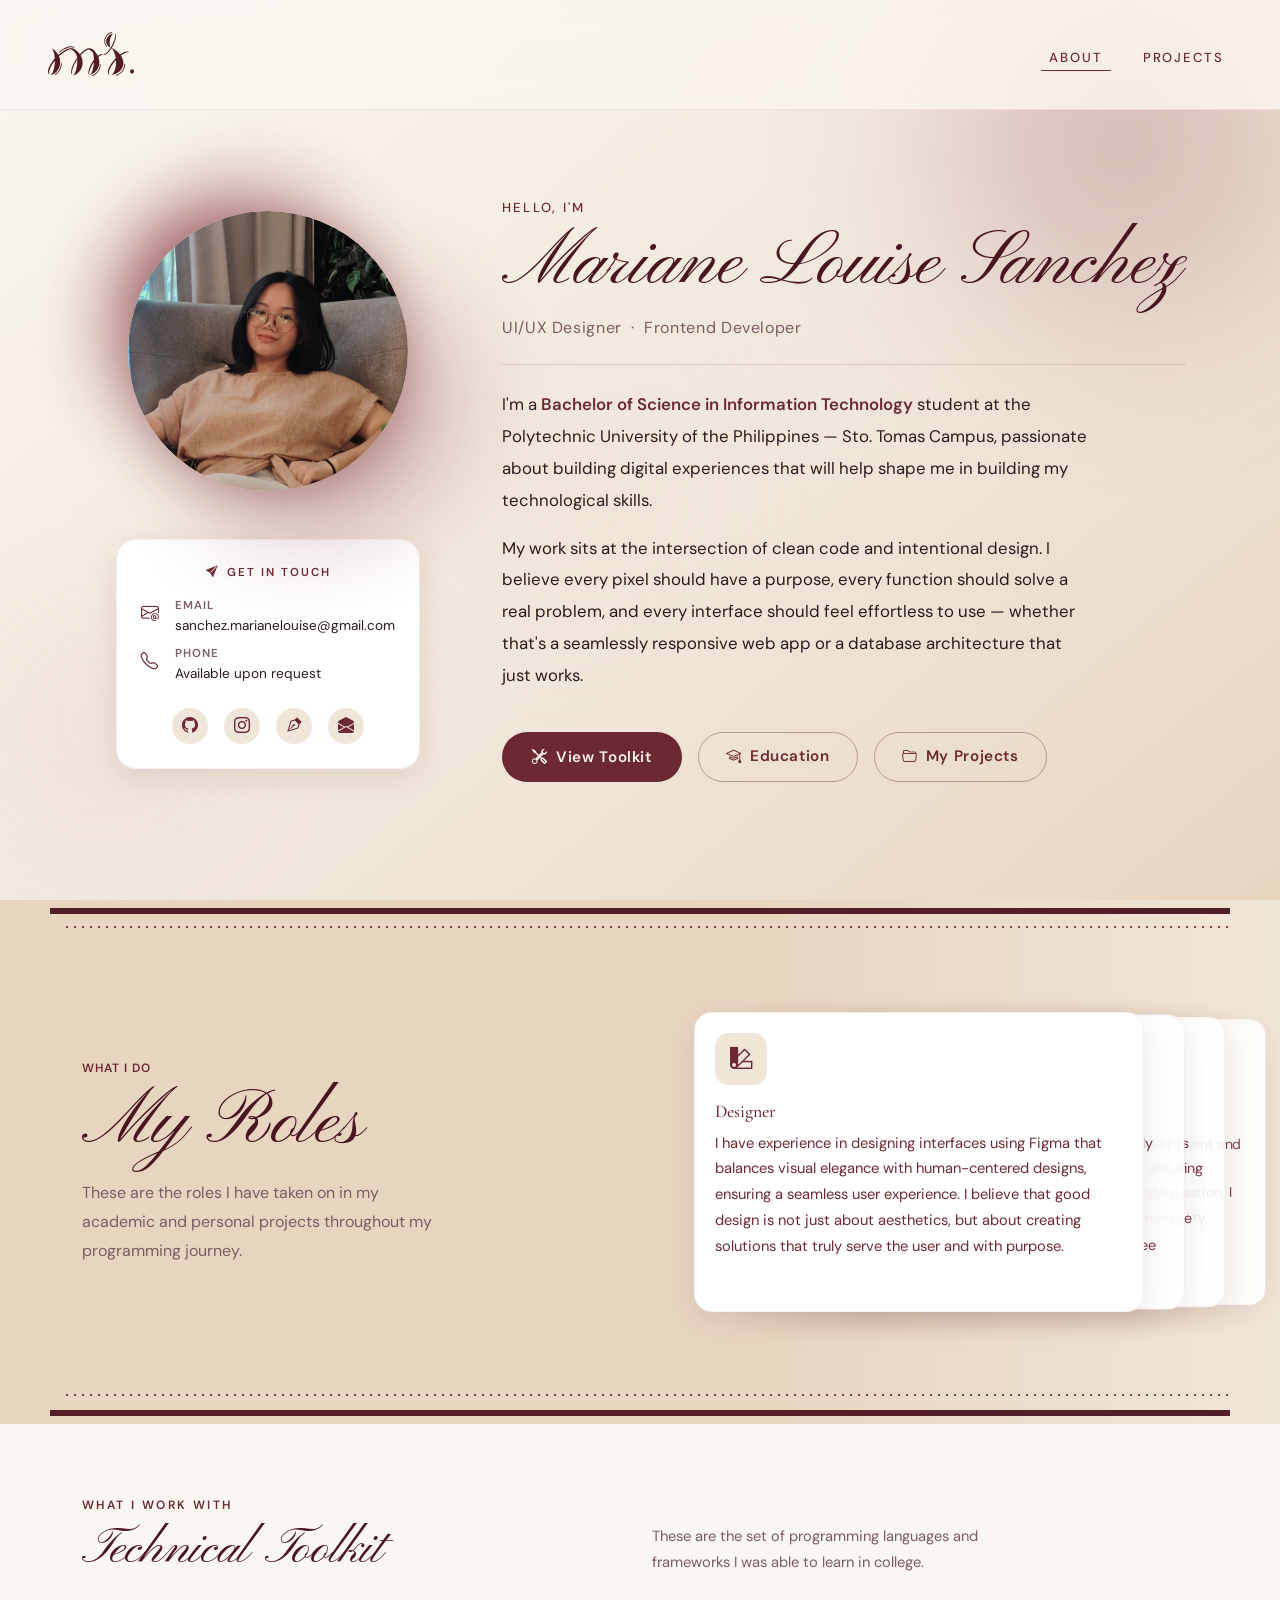
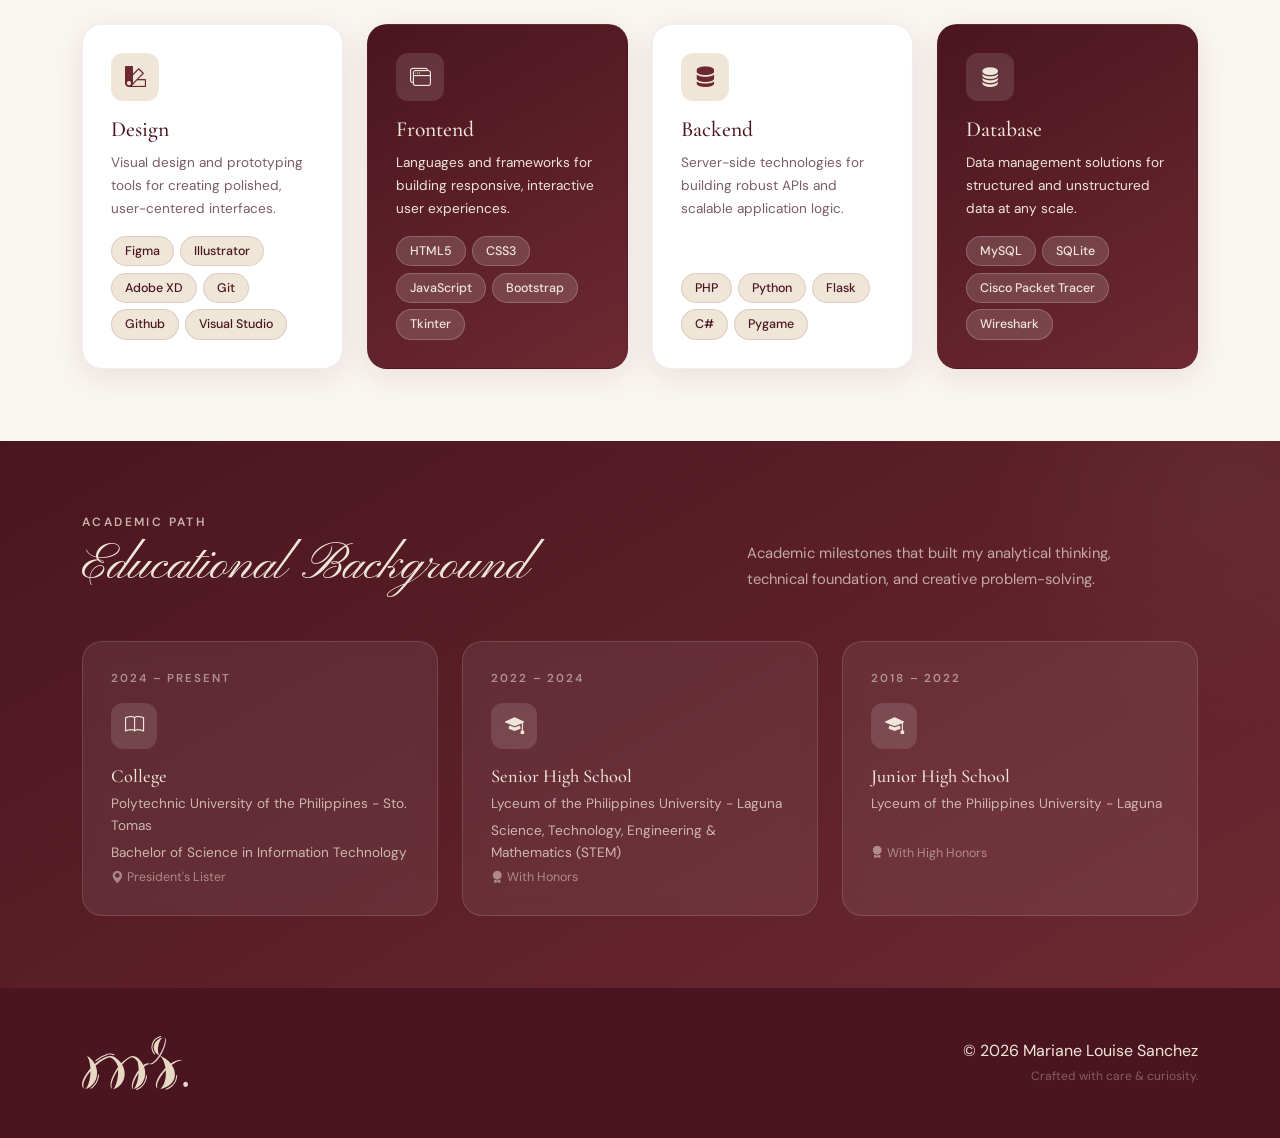
<file: index.html>
<!doctype html>
<html lang="en">
<head>
  <meta charset="utf-8">
  <meta name="viewport" content="width=device-width, initial-scale=1">
  <title>Mariane Louise Sanchez — Portfolio</title>

  <link rel="icon" href="LogoR.svg" type="image/svg+xml">

  <!-- Google Fonts -->
  <link rel="preconnect" href="https://fonts.googleapis.com">
  <link rel="preconnect" href="https://fonts.gstatic.com" crossorigin>
  <link href="https://fonts.googleapis.com/css2?family=Cormorant+Garamond:ital,wght@0,300;0,400;0,500;0,600;1,300;1,400&family=Pinyon+Script&family=DM+Sans:wght@300;400;500&display=swap" rel="stylesheet">

  <!-- Bootstrap 5 -->
  <link href="https://cdn.jsdelivr.net/npm/bootstrap@5.3.8/dist/css/bootstrap.min.css" rel="stylesheet">
  <!-- Bootstrap Icons -->
  <link rel="stylesheet" href="https://cdn.jsdelivr.net/npm/bootstrap-icons@1.11.3/font/bootstrap-icons.css">

  <link rel="stylesheet" href="static/style.css">
</head>
<body>

  <!-- ░░ NAVBAR ░░ -->
  <nav class="navbar navbar-expand-lg ms-navbar fixed-top">
    <div class="container-fluid px-4 px-lg-5">
      <a class="navbar-brand ms-brand" href="index.html">
        <img src="LogoR.svg" alt="Mariane Louise Sanchez logo" class="navbar-logo">
      </a>
      <button class="navbar-toggler border-0 shadow-none" type="button"
              data-bs-toggle="collapse" data-bs-target="#navMain"
              aria-controls="navMain" aria-expanded="false" aria-label="Toggle navigation">
        <i class="bi bi-list fs-4 text-maroon"></i>
      </button>
      <div class="collapse navbar-collapse justify-content-end" id="navMain">
        <ul class="navbar-nav align-items-center gap-4">
          <li class="nav-item"><a class="nav-link ms-link active" href="index.html">About</a></li>
          <li class="nav-item"><a class="nav-link ms-link" href="projects.html">Projects</a></li>
        </ul>
      </div>
    </div>
  </nav>

  <!-- ░░ HERO / ABOUT ░░ -->
  <section id="about" class="ms-hero">
    <!-- Ambient background shapes -->
    <div class="hero-orb hero-orb-1" aria-hidden="true"></div>
    <div class="hero-orb hero-orb-2" aria-hidden="true"></div>
    <div class="hero-orb hero-orb-3" aria-hidden="true"></div>
    <!-- Floating coding icons scattered across the about section -->
    <div class="floating-icons" aria-hidden="true">
      <div class="fi fi-1"><i class="bi bi-code-slash"></i></div>
      <div class="fi fi-2"><i class="bi bi-terminal-fill"></i></div>
      <div class="fi fi-4"><i class="bi bi-github"></i></div>
      <div class="fi fi-5"><i class="bi bi-laptop-fill"></i></div>
      <div class="fi fi-6"><i class="bi bi-server"></i></div>
      <div class="fi fi-7"><i class="bi bi-wrench"></i></div>
      <div class="fi fi-10"><i class="bi bi-hdd-network"></i></div>
    </div>

    <div class="container">
      <div class="row align-items-center g-5 g-lg-0 min-vh-hero">

        <!-- LEFT: portrait + contact -->
        <div class="col-lg-5 col-xl-4 text-center text-lg-start fade-up" style="--delay:0.1s">
          <div class="portrait-wrap mx-auto">
            <!-- Decorative ring (hidden) kept for fallback) -->
            <div class="portrait-ring" aria-hidden="true"></div>
            <!-- Centered ambient blob behind portrait -->
            <div class="portrait-orb" aria-hidden="true"></div>
            <!-- Animated maroon aura behind the portrait -->
            <div class="portrait-aura" aria-hidden="true"></div>
            <!-- Portrait image (loads from static/images/1.jpg) -->
            <div class="portrait-img">
              <img src="static/images/1.jpg" alt="Mariane Louise Sanchez portrait" class="portrait-photo img-fluid" loading="lazy" onload="this.nextElementSibling.style.display='none'" onerror="this.style.display='none'">
              <div class="portrait-placeholder d-flex align-items-center justify-content-center" aria-hidden="true">
                <i class="bi bi-person-fill portrait-icon"></i>
              </div>
            </div>
            <!-- Floating badges removed per user request -->
          </div>

          <!-- Contact card -->
          <div class="contact-card mt-5 fade-up mx-auto" style="--delay:0.3s">
            <p class="contact-label text-center mb-3"><i class="bi bi-send-fill me-2"></i>Get in Touch</p>
            <div class="d-flex align-items-start gap-3 mb-2">
              <i class="bi bi-envelope-at contact-icon"></i>
              <div>
                <div class="contact-key">Email</div>
                <div class="contact-val">sanchez.marianelouise@gmail.com</div>
              </div>
            </div>
            <div class="d-flex align-items-start gap-3">
              <i class="bi bi-telephone contact-icon"></i>
              <div>
                <div class="contact-key">Phone</div>
                <div class="contact-val">Available upon request</div>
              </div>
            </div>
            <div class="d-flex justify-content-center gap-3 mt-4">
              <a href="https://github.com/marianelouisesanchez" target="_blank" rel="noopener" class="social-pill" aria-label="GitHub">
                <i class="bi bi-github"></i>
              </a>
              <a href="https://www.instagram.com/by_louises/" target="_blank" rel="noopener" class="social-pill" aria-label="Instagram">
                <i class="bi bi-instagram"></i>
              </a>
              <a href="https://www.figma.com/@marianesanchez_" target="_blank" rel="noopener" class="social-pill" aria-label="Figma">
                <i class="bi bi-vector-pen"></i>
              </a>
              <a href="mailto:marianelouisebsanchez@iskolarngbayan.pup.edu.ph" class="social-pill" aria-label="Outlook Email">
                <i class="bi bi-envelope-open-fill" aria-hidden="true"></i>
              </a>
            </div>
          </div>
        </div>

        <!-- RIGHT: intro text -->
        <div class="col-lg-7 col-xl-8 ps-lg-5 hero-right fade-up" style="--delay:0.2s">
          <p class="hero-eyebrow">Hello, I'm</p>
          <h1 class="hero-name">Mariane Louise Sanchez</h1>
          <p class="hero-role"> UI/UX Designer &nbsp;·&nbsp; Frontend Developer</p>

          <div class="divider-thin my-4"></div>

          <p class="hero-body">
            I'm a <strong>Bachelor of Science in Information Technology</strong> student at the Polytechnic University of the Philippines — Sto. Tomas Campus, passionate about building digital experiences that will help shape me in building my technological skills.
          </p>
          <p class="hero-body">
            My work sits at the intersection of clean code and intentional design. I believe every pixel should have a purpose, every function should solve a real problem, and every interface should feel effortless to use — whether that's a seamlessly responsive web app or a database architecture that just works.
          </p>

          <div class="d-flex flex-wrap gap-3 mt-4">
            <a class="btn ms-btn-primary" href="#toolkit">
              <i class="bi bi-tools me-2"></i>View Toolkit
            </a>
            <a class="btn ms-btn-outline" href="#education">
              <i class="bi bi-mortarboard me-2"></i>Education
            </a>
            <a class="btn ms-btn-outline" href="projects.html">
              <i class="bi bi-folder2-open me-2"></i>My Projects
            </a>
          </div>

        </div>

      </div>
    </div>

    <!-- Scroll cue removed per user request -->
  </section>

  <!-- ░░ WHAT I DO — 3-card strip ░░ -->
  <section class="ms-what-section py-5">
    <div class="container py-4">
      
        <div class="row g-4 align-items-center">
          <div class="col-lg-7 fade-up fade-left" style="--delay:0.1s">
            <div class="px-2 px-lg-0">
              <p class="section-eyebrow">What I do</p>
              <h2 class="section-title">My Roles</h2>
              <p class="section-sub mt-3">These are the roles I have taken on in my academic and personal projects throughout my programming journey.</p>
            </div>
          </div>

            <div class="col-lg-5">
            <div class="card-stack fade-right" data-stack>
              <div class="stack-item" data-index="0">
                <div class="what-card stack-card">
                  <div class="what-icon-wrap mb-3">
                    <i class="bi bi-palette2"></i>
                  </div>
                  <h3 class="what-title">Designer</h3>
                  <p class="what-body">I have experience in designing interfaces using Figma that balances visual elegance with human-centered designs, ensuring a seamless user experience. I believe that good design is not just about aesthetics, but about creating solutions that truly serve the user and with purpose.</p>
                </div>
              </div>
              <div class="stack-item" data-index="1">
                <div class="what-card stack-card">
                  <div class="what-icon-wrap mb-3">
                    <i class="bi bi-code-slash"></i>
                  </div>
                  <h3 class="what-title">Web Developer</h3>
                  <p class="what-body">From having a background in web development in the early stages of my junior high school years, programming has been an interesting journey of continuous learning and problem-solving. It was a challenging yet, rewarding experience that sparked my passion for technology and see how it evolves.</p>
                </div>
              </div>
              <div class="stack-item" data-index="2">
                <div class="what-card stack-card">
                  <div class="what-icon-wrap mb-3">
                    <i class="bi bi-database"></i>
                  </div>
                  <h3 class="what-title">Basic Database Developer</h3>
                  <p class="what-body">As a college student, I was exposed to database concepts and was able to design efficient database schemas, ensuring that data flows cleanly through every layer of the system. This experience has equipped me with the skills to manage and optimize data storage solutions.</p>
                </div>
              </div>
              <div class="stack-item" data-index="3">
                <div class="what-card stack-card">
                  <div class="what-icon-wrap mb-3">
                    <i class="bi bi-check2-circle"></i>
                  </div>
                  <h3 class="what-title">Quality Assurance</h3>
                  <p class="what-body">In every progress made, I always assure if every element and feature meets the required standards and functions as intended. By conducting thorough testing and evaluation, I ensure that the final product meets the highest quality benchmarks.</p>
                </div>
              </div>
            </div>
          </div>
        </div>
    </div>
  </section>

  <main>

    <!-- ░░ TECHNICAL TOOLKIT ░░ -->
    <section id="toolkit" class="ms-toolkit-section py-5">
      <div class="container py-4">

        <!-- Section header -->
        <div class="row mb-5 fade-up" style="--delay:0.1s">
          <div class="col-lg-6">
            <p class="section-eyebrow">What I work with</p>
            <h2 class="section-title">Technical Toolkit</h2>
          </div>
          <div class="col-lg-6 d-flex align-items-end">
            <p class="section-sub">These are the set of programming languages and frameworks I was able to learn in college. </p>
          </div>
        </div>

        <!-- Toolkit grid: 2 × 2 Bootstrap grid -->
        <div class="row g-4">

          <!-- Design -->
          <div class="col-sm-6 col-xl-3 fade-up" style="--delay:0.1s">
            <div class="tk-card h-100">
              <div class="tk-card-icon mb-3">
                <i class="bi bi-palette2"></i>
              </div>
              <h4 class="tk-card-title">Design</h4>
              <p class="tk-card-body">Visual design and prototyping tools for creating polished, user-centered interfaces.</p>
              <div class="tk-chips mt-auto pt-3">
                <span class="tk-chip">Figma</span>
                <span class="tk-chip">Illustrator</span>
                <span class="tk-chip">Adobe XD</span>
                <span class="tk-chip">Git</span>
                <span class="tk-chip">Github</span>
                <span class="tk-chip">Visual Studio</span>
              </div>
            </div>
          </div>

          <!-- Frontend -->
          <div class="col-sm-6 col-xl-3 fade-up" style="--delay:0.2s">
            <div class="tk-card tk-card--accent h-100">
              <div class="tk-card-icon mb-3">
                <i class="bi bi-window-stack"></i>
              </div>
              <h4 class="tk-card-title">Frontend</h4>
              <p class="tk-card-body">Languages and frameworks for building responsive, interactive user experiences.</p>
              <div class="tk-chips mt-auto pt-3">
                <span class="tk-chip">HTML5</span>
                <span class="tk-chip">CSS3</span>
                <span class="tk-chip">JavaScript</span>
                <span class="tk-chip">Bootstrap</span>
                <span class="tk-chip">Tkinter</span>
              </div>
            </div>
          </div>

          <!-- Backend -->
          <div class="col-sm-6 col-xl-3 fade-up" style="--delay:0.3s">
            <div class="tk-card h-100">
              <div class="tk-card-icon mb-3">
                <i class="bi bi-server"></i>
              </div>
              <h4 class="tk-card-title">Backend</h4>
              <p class="tk-card-body">Server-side technologies for building robust APIs and scalable application logic.</p>
              <div class="tk-chips mt-auto pt-3">
                <span class="tk-chip">PHP</span>
                <span class="tk-chip">Python</span>
                <span class="tk-chip">Flask</span>
                <span class="tk-chip">C#</span>
                <span class="tk-chip">Pygame</span>
              </div>
            </div>
          </div>

          <!-- Database -->
          <div class="col-sm-6 col-xl-3 fade-up" style="--delay:0.4s">
            <div class="tk-card tk-card--accent h-100">
              <div class="tk-card-icon mb-3">
                <i class="bi bi-database-fill"></i>
              </div>
              <h4 class="tk-card-title">Database</h4>
              <p class="tk-card-body">Data management solutions for structured and unstructured data at any scale.</p>
              <div class="tk-chips mt-auto pt-3">
                <span class="tk-chip">MySQL</span>
                <span class="tk-chip">SQLite</span>
                <span class="tk-chip">Cisco Packet Tracer</span>
                <span class="tk-chip">Wireshark</span>
              </div>
            </div>
          </div>
        </div>
      </div>
    </section>

    <!-- ░░ EDUCATIONAL BACKGROUND ░░ -->
    <section id="education" class="ms-education-section py-5">
      <div class="container py-4">

        <!-- Header -->
        <div class="row mb-5 fade-up" style="--delay:0.1s">
          <div class="col-lg-7">
            <p class="section-eyebrow section-eyebrow--light">Academic path</p>
            <h2 class="section-title section-title--light">Educational Background</h2>
          </div>
          <div class="col-lg-5 d-flex align-items-end">
            <p class="section-sub section-sub--light">Academic milestones that built my analytical thinking, technical foundation, and creative problem-solving.</p>
          </div>
        </div>

        <!-- Timeline: Bootstrap cards in a horizontal row with connecting line -->
        <div class="edu-timeline-wrap position-relative">
          <!-- Horizontal connector line (visible on md+) -->
          <div class="edu-line d-none d-md-block" aria-hidden="true"></div>

          <div class="row g-4 justify-content-center">

            <!-- Card 1 -->
            <div class="col-md-4 fade-up" style="--delay:0.15s">
              <div class="edu-card h-100">
                <div class="edu-card-year">2024 – Present</div>
                <div class="edu-icon-wrap mb-3">
                  <i class="bi bi-book"></i>
                </div>
                <h5 class="edu-card-title">College</h5>
                <p class="edu-degree">Polytechnic University of the Philippines - Sto. Tomas</p>
                <p class="edu-degree">Bachelor of Science in Information Technology</p>
                <p class="edu-campus"><i class="bi bi-geo-alt-fill me-1"></i>President's Lister</p>
              </div>
            </div>

            <!-- Card 2 -->
            <div class="col-md-4 fade-up" style="--delay:0.25s">
              <div class="edu-card h-100">
                <div class="edu-card-year">2022 – 2024</div>
                <div class="edu-icon-wrap mb-3">
                  <i class="bi bi-mortarboard-fill"></i>
                </div>
                <h5 class="edu-card-title">Senior High School</h5>
                <p class="edu-degree">Lyceum of the Philippines University - Laguna</p>
                <p class="edu-degree">Science, Technology, Engineering & Mathematics (STEM)</p>
                <p class="edu-campus"><i class="bi bi-award-fill me-1"></i>With Honors</p>
              </div>
            </div>

            <!-- Card 3 -->
            <div class="col-md-4 fade-up" style="--delay:0.35s">
              <div class="edu-card h-100">
                <div class="edu-card-year">2018 – 2022</div>
                <div class="edu-icon-wrap mb-3">
                  <i class="bi bi-mortarboard-fill"></i>
                </div>
                <h5 class="edu-card-title">Junior High School</h5>
                <p class="edu-degree">Lyceum of the Philippines University - Laguna</p>
                <br>
                <p class="edu-campus"><i class="bi bi-award-fill me-1"></i>With High Honors</p>
              </div>
            </div>

          </div>
        </div>
      </div>
    </section>

  </main>

  <!-- Stacked cards drag script -->
  <script>
    (function(){
      const stacks = document.querySelectorAll('[data-stack]');
      stacks.forEach(stack => {
        stack.style.touchAction = 'none';
        let items = Array.from(stack.querySelectorAll('.stack-item'));

        function refresh() {
          items.forEach((it, i) => {
            it.dataset.index = i;
            it.style.zIndex = String(100 - i);
            // clear inline transforms so CSS positioning applies
            it.style.transform = '';
            const card = it.querySelector('.stack-card');
            if (card) { card.style.transition = ''; card.style.transform = ''; card.style.opacity = ''; }
          });
        }

        refresh();

        let dragging = false, startX = 0, startY = 0, topItem = null, dragBounds = null;

        const pointerDown = (e) => {
          const top = items[0];
          if (!top) return;
          // only start drag if the pointer is within the right half of the section
          const section = stack.closest('.ms-what-section');
          if (section) {
            const sRect = section.getBoundingClientRect();
            const halfX = sRect.left + (sRect.width / 2);
            if (e.clientX < halfX) return; // ignore drags from left half
            // set drag bounds so movement is clamped within the right half
            dragBounds = { left: Math.round(halfX), right: Math.round(sRect.right) };
          } else {
            dragBounds = null;
          }
          if (!top.contains(e.target)) return;
          dragging = true;
          startX = e.clientX; startY = e.clientY;
          topItem = top;
          topItem.classList.add('dragging');
          topItem.setPointerCapture && topItem.setPointerCapture(e.pointerId);
        };

        const pointerMove = (e) => {
          if (!dragging || !topItem) return;
          // clamp clientX within dragBounds if available
          let clientX = e.clientX;
          if (dragBounds) {
            clientX = Math.max(dragBounds.left, Math.min(dragBounds.right, clientX));
          }
          const dx = clientX - startX;
          const dy = e.clientY - startY;
          const rotate = dx * 0.04;
          topItem.style.transform = `translate(calc(-50% + ${dx}px), calc(-50% + ${dy}px)) rotate(${rotate}deg)`;
          topItem.style.opacity = `${Math.max(0.3, 1 - Math.abs(dx)/600)}`;
          // reveal next card subtly
          if (items[1]) {
            const sign = dx > 0 ? 1 : -1;
            const reveal = Math.min(36, Math.abs(dx) * 0.12);
            items[1].style.transform = `translate(calc(-50% + ${22 + sign*reveal}px), -50%) scale(${0.99 + Math.min(0.03, Math.abs(dx)/1500)})`;
          }
        };

        const end = (e) => {
          if (!dragging || !topItem) return;
          dragging = false;
          try { topItem.releasePointerCapture && topItem.releasePointerCapture(e.pointerId); } catch(e){}
          topItem.classList.remove('dragging');
          // use clamped clientX (if dragBounds were set during pointerDown)
          let clientX = e.clientX;
          if (dragBounds) clientX = Math.max(dragBounds.left, Math.min(dragBounds.right, clientX));
          const dx = clientX - startX;
          const threshold = 80;
          if (Math.abs(dx) > threshold) {
            const dir = dx > 0 ? 1 : -1;
            if (dir > 0) {
              // fling off to the right (existing behaviour)
              topItem.style.transition = 'transform 360ms ease, opacity 360ms ease';
              topItem.style.transform = `translate(calc(-50% + ${dir*1100}px), calc(-50% + 0px)) rotate(${dir*24}deg)`;
              topItem.style.opacity = '0';
              setTimeout(() => {
                const moved = items.shift();
                items.push(moved);
                items.forEach(it => { it.style.transition=''; it.style.transform=''; it.style.opacity=''; });
                refresh();
              }, 380);
            } else {
              // leftward drags: fade and stack to bottom without flying past the midline
              topItem.style.transition = 'transform 320ms ease, opacity 320ms ease';
              topItem.style.transform = `translate(calc(-50% - 120px), calc(-50% + 0px)) rotate(-6deg)`;
              topItem.style.opacity = '0';
              setTimeout(() => {
                const moved = items.shift();
                items.push(moved);
                items.forEach(it => { it.style.transition=''; it.style.transform=''; it.style.opacity=''; });
                refresh();
              }, 340);
            }
          } else {
            // snap back to original
            topItem.style.transition = 'transform 260ms var(--transition), opacity 260ms ease';
            topItem.style.transform = '';
            topItem.style.opacity = '';
            if (items[1]) items[1].style.transform = '';
          }
          topItem = null;
          dragBounds = null;
        };

        stack.addEventListener('pointerdown', pointerDown);
        stack.addEventListener('pointermove', pointerMove);
        stack.addEventListener('pointerup', end);
        stack.addEventListener('pointercancel', end);
        stack.addEventListener('pointerleave', end);

        // ensure order on load
        window.addEventListener('load', refresh);
        window.addEventListener('resize', () => { setTimeout(refresh, 120); });
      });
    })();
  </script>

  <!-- ░░ FOOTER ░░ -->
  <footer class="ms-footer py-5">
    <div class="container">
      <div class="row align-items-center">
        <div class="col-md-4 text-center text-md-start mb-4 mb-md-0">
          <img src="LogoB.svg" alt="Mariane Louise Sanchez logo" class="footer-logo">
        </div>
        <div class="col-md-8 text-center text-md-end">
          <p class="footer-copy mb-0">© 2026 Mariane Louise Sanchez<br>
          <span class="footer-copy-sub">Crafted with care &amp; curiosity.</span></p>
        </div>
      </div>
    </div>
  </footer>

  <!-- Bootstrap JS -->
  <script src="https://cdn.jsdelivr.net/npm/bootstrap@5.3.8/dist/js/bootstrap.bundle.min.js"></script>

  <!-- Scroll-reveal animations -->
  <script>
    const fadeEls = document.querySelectorAll('.fade-up, .fade-right, .fade-left');
    const observer = new IntersectionObserver((entries) => {
      entries.forEach(entry => {
        if (entry.isIntersecting) {
          const el = entry.target;
          const delay = el.style.getPropertyValue('--delay') || '0s';
          el.style.transitionDelay = delay;
          el.classList.add('visible');
          observer.unobserve(el);
        }
      });
    }, { threshold: 0.12 });
    fadeEls.forEach(el => observer.observe(el));
  </script>
  <script>
    // Floating icons: show when portrait is hovered; icons spread out from the portrait and remain until individually hovered (removed)
    (function(){
      const iconsContainer = document.querySelector('.floating-icons');
      const portrait = document.querySelector('.portrait-wrap');
      if (!iconsContainer || !portrait) return;

      const icons = Array.from(iconsContainer.querySelectorAll('.fi'));
      const portraitImg = portrait.querySelector('.portrait-img') || portrait;

      // Utility to animate icons from portrait center to their final CSS positions
      function showIconsFromPortrait(){
        if (iconsContainer.classList.contains('visible')) return; // already shown
        const pRect = portraitImg.getBoundingClientRect();
        const pCenter = { x: pRect.left + pRect.width/2, y: pRect.top + pRect.height/2 };
        icons.forEach(icon => {
          const iRect = icon.getBoundingClientRect();
          const iCenter = { x: iRect.left + iRect.width/2, y: iRect.top + iRect.height/2 };
          const dx = pCenter.x - iCenter.x;
          const dy = pCenter.y - iCenter.y;
          icon.style.transform = `translate(${dx}px, ${dy}px) scale(0.6)`;
          icon.style.opacity = '0';
        });
        void iconsContainer.offsetWidth;
        iconsContainer.classList.add('visible');
        icons.forEach((icon, i) => {
          setTimeout(() => {
            icon.style.transition = 'transform 480ms cubic-bezier(.2,.9,.3,1), opacity 320ms ease';
            icon.style.transform = 'none';
            icon.style.opacity = '1';
          }, i * 70);
        });
      }

      // Detect touch devices
      const isTouch = ('ontouchstart' in window) || (navigator.maxTouchPoints && navigator.maxTouchPoints > 0);

      // Desktop: show icons on hover
      portrait.addEventListener('mouseenter', () => {
        if (!isTouch) showIconsFromPortrait();
      });

      // Touch: show icons on tap (do not auto-hide)
      if (isTouch) {
        portrait.addEventListener('click', (e) => {
          if (!iconsContainer.classList.contains('visible')) {
            showIconsFromPortrait();
          }
        });
      }

      // Do NOT hide icons on portrait mouseleave — they remain until individually removed

      // Each icon is removed when that icon is hovered (desktop) or tapped (touch)
      icons.forEach(icon => {
        const removeFn = () => {
          icon.style.transition = 'opacity 320ms ease, transform 240ms ease';
          icon.style.opacity = '0';
          icon.style.transform = 'scale(0.6)';
          setTimeout(()=> icon.remove(), 360);
        };
        icon.addEventListener('mouseenter', removeFn, { once: true });
        icon.addEventListener('click', removeFn, { once: true });
      });
    })();
  </script>
</body>
</html>
</file>
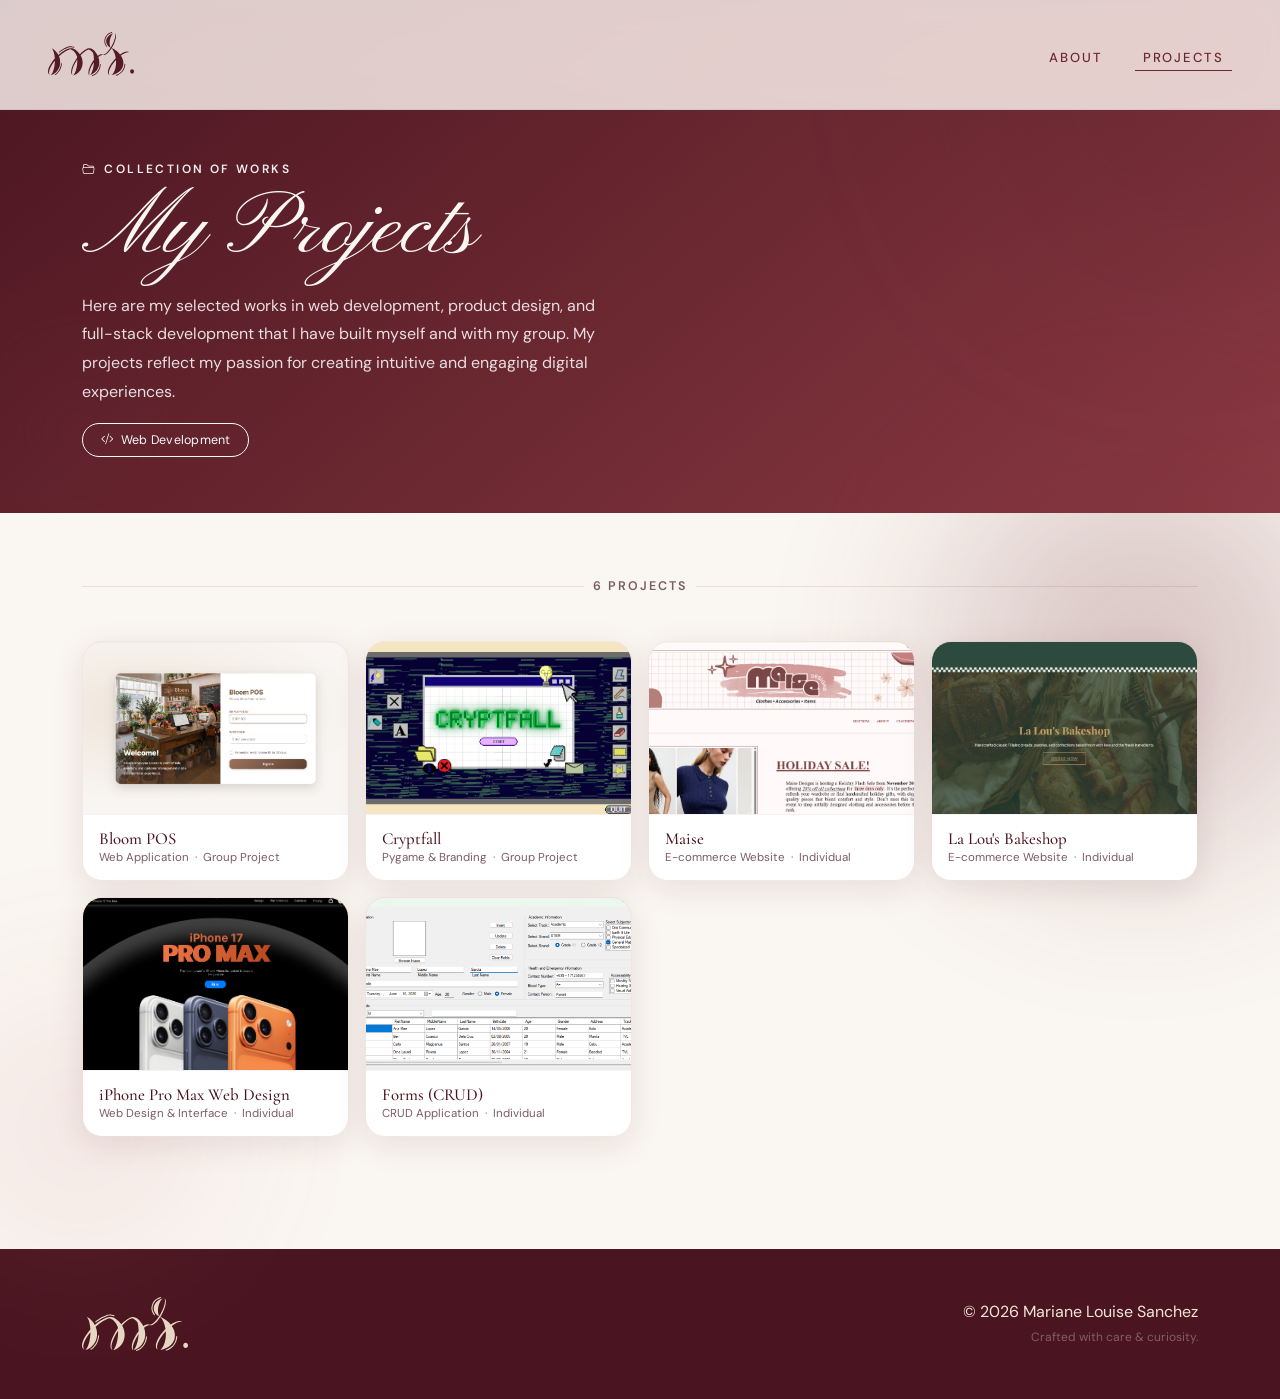
<file: projects.html>
<!doctype html>
<html lang="en">
<head>
  <meta charset="utf-8">
  <meta name="viewport" content="width=device-width, initial-scale=1">
  <title>Projects — Mariane Louise Sanchez</title>

  <link rel="icon" href="LogoR.svg" type="image/svg+xml">

  <link rel="preconnect" href="https://fonts.googleapis.com">
  <link rel="preconnect" href="https://fonts.gstatic.com" crossorigin>
  <link href="https://fonts.googleapis.com/css2?family=Cormorant+Garamond:ital,wght@0,300;0,400;0,500;0,600;1,300;1,400&family=Pinyon+Script&family=DM+Sans:wght@300;400;500&display=swap" rel="stylesheet">

  <link href="https://cdn.jsdelivr.net/npm/bootstrap@5.3.8/dist/css/bootstrap.min.css" rel="stylesheet">
  <link rel="stylesheet" href="https://cdn.jsdelivr.net/npm/bootstrap-icons@1.11.3/font/bootstrap-icons.css">
  <link rel="stylesheet" href="static/style.css">

  
</head>
<body>

  <!-- ░░ NAVBAR ░░ -->
  <nav class="navbar navbar-expand-lg ms-navbar fixed-top">
    <div class="container-fluid px-4 px-lg-5">
      <a class="navbar-brand ms-brand" href="index.html">
        <img src="LogoR.svg" alt="Mariane Louise Sanchez logo" class="navbar-logo">
      </a>
      <button class="navbar-toggler border-0 shadow-none" type="button"
              data-bs-toggle="collapse" data-bs-target="#navMain"
              aria-controls="navMain" aria-expanded="false" aria-label="Toggle navigation">
        <i class="bi bi-list fs-4" style="color:var(--maroon)"></i>
      </button>
      <div class="collapse navbar-collapse justify-content-end" id="navMain">
        <ul class="navbar-nav align-items-center gap-4">
          <li class="nav-item"><a class="nav-link ms-link" href="index.html">About</a></li>
          <li class="nav-item"><a class="nav-link ms-link active" href="projects.html">Projects</a></li>
          
          
        </ul>
      </div>
    </div>
  </nav>

  <!-- ░░ PAGE HERO ░░ -->
  <section class="proj-hero">
    <div class="proj-hero-orb-1" aria-hidden="true"></div>
    <div class="proj-hero-orb-2" aria-hidden="true"></div>
    <div class="container">
      <div class="fade-up" style="--delay:0.05s">
        <p class="proj-page-eyebrow"><i class="bi bi-folder2-open me-2"></i>Collection of Works</p>
        <h1 class="proj-page-title">My Projects</h1>
        <p class="proj-page-sub">Here are my selected works in web development, product design, and full-stack development that I have built myself and with my group. My projects reflect my passion for creating intuitive and engaging digital experiences.</p>
        <a class="btn proj-back-btn btn-outline-light rounded-pill" href="web-development.html">
          <i class="bi bi-code-slash me-2" aria-hidden="true"></i>Web Development
        </a>
      </div>
    </div>
  </section>

  <!-- ░░ COLLAGE GRID ░░ -->
  <section class="proj-collage-section">
    <div class="container">

      <div class="proj-count-strip fade-up" style="--delay:0.05s">
        <div class="proj-count-line"></div>
        <span class="proj-count-text">6 Projects</span>
        <div class="proj-count-line"></div>
      </div>

      <!-- Masonry collage — cards appear one by one as you scroll -->
      <div class="proj-masonry">

        <!-- ① Bloom POS -->
        <div class="proj-tile">
          <div class="proj-card" data-bs-toggle="modal" data-bs-target="#modalBloomPOS" role="button" tabindex="0" aria-label="View Bloom POS project">
            <div class="proj-thumb">
              <i class="proj-thumb-icon bi bi-display"></i>
              <span class="proj-thumb-label">Preview Image</span>
              <div class="proj-overlay">
                <div class="proj-overlay-inner">
                  <i class="bi bi-eye"></i>
                  <span>View Project</span>
                </div>
              </div>
            </div>
            <div class="proj-card-footer">
              <p class="proj-card-name">Bloom POS</p>
              <p class="proj-card-tag">Web Application &nbsp;·&nbsp; Group Project</p>
            </div>
          </div>
        </div>

        <!-- ② Cryptfall -->
        <div class="proj-tile">
          <div class="proj-card" data-bs-toggle="modal" data-bs-target="#modalCryptfall" role="button" tabindex="0" aria-label="View Cryptfall project">
            <div class="proj-thumb">
              <i class="proj-thumb-icon bi bi-brush"></i>
              <span class="proj-thumb-label">Preview Image</span>
              <div class="proj-overlay">
                <div class="proj-overlay-inner">
                  <i class="bi bi-eye"></i>
                  <span>View Project</span>
                </div>
              </div>
            </div>
            <div class="proj-card-footer">
              <p class="proj-card-name">Cryptfall</p>
              <p class="proj-card-tag">Pygame &amp; Branding &nbsp;·&nbsp; Group Project</p>
            </div>
          </div>
        </div>

        <!-- ③ Maise -->
        <div class="proj-tile">
          <div class="proj-card" data-bs-toggle="modal" data-bs-target="#modalMaise" role="button" tabindex="0" aria-label="View Maise project">
            <div class="proj-thumb">
              <i class="proj-thumb-icon bi bi-bar-chart-line"></i>
              <span class="proj-thumb-label">Preview Image</span>
              <div class="proj-overlay">
                <div class="proj-overlay-inner">
                  <i class="bi bi-eye"></i>
                  <span>View Project</span>
                </div>
              </div>
            </div>
            <div class="proj-card-footer">
              <p class="proj-card-name">Maise</p>
              <p class="proj-card-tag">E-commerce Website &nbsp;·&nbsp; Individual</p>
            </div>
          </div>
        </div>

        <!-- ④ La Lou's Bakeshop -->
        <div class="proj-tile">
          <div class="proj-card" data-bs-toggle="modal" data-bs-target="#modalLaLou" role="button" tabindex="0" aria-label="View La Lou's Bakeshop project">
            <div class="proj-thumb">
              <i class="proj-thumb-icon bi bi-egg-fried"></i>
              <span class="proj-thumb-label">Preview Image</span>
              <div class="proj-overlay">
                <div class="proj-overlay-inner">
                  <i class="bi bi-eye"></i>
                  <span>View Project</span>
                </div>
              </div>
            </div>
            <div class="proj-card-footer">
              <p class="proj-card-name">La Lou's Bakeshop</p>
              <p class="proj-card-tag">E-commerce Website &nbsp;·&nbsp; Individual</p>
            </div>
          </div>
        </div>

        <!-- ⑤ iPhone Pro Max Web Design -->
        <div class="proj-tile">
          <div class="proj-card" data-bs-toggle="modal" data-bs-target="#modalIphone" role="button" tabindex="0" aria-label="View iPhone Pro Max Web Design project">
            <div class="proj-thumb">
              <i class="proj-thumb-icon bi bi-gem"></i>
              <span class="proj-thumb-label">Preview Image</span>
              <div class="proj-overlay">
                <div class="proj-overlay-inner">
                  <i class="bi bi-eye"></i>
                  <span>View Project</span>
                </div>
              </div>
            </div>
            <div class="proj-card-footer">
              <p class="proj-card-name">iPhone Pro Max Web Design</p>
              <p class="proj-card-tag">Web Design &amp; Interface &nbsp;·&nbsp; Individual</p>
            </div>
          </div>
        </div>

        <!-- ⑥ Forms (CRUD App) -->
        <div class="proj-tile">
          <div class="proj-card" data-bs-toggle="modal" data-bs-target="#modalForms" role="button" tabindex="0" aria-label="View Forms project">
            <div class="proj-thumb">
              <i class="proj-thumb-icon bi bi-cart3"></i>
              <span class="proj-thumb-label">Preview Image</span>
              <div class="proj-overlay">
                <div class="proj-overlay-inner">
                  <i class="bi bi-eye"></i>
                  <span>View Project</span>
                </div>
              </div>
            </div>
            <div class="proj-card-footer">
              <p class="proj-card-name">Forms (CRUD)</p>
              <p class="proj-card-tag">CRUD Application &nbsp;·&nbsp; Individual</p>
            </div>
          </div>
        </div>

      </div><!-- /masonry -->
    </div>
  </section>


  <!-- ══════════════════════════════════
       MODALS
  ══════════════════════════════════ -->

  <!-- ① Bloom POS -->
  <div class="modal fade proj-modal" id="modalBloomPOS" tabindex="-1" aria-labelledby="labelBloomPOS" aria-hidden="true">
    <div class="modal-dialog modal-xl modal-dialog-centered">
      <div class="modal-content">
        <!-- floating close btn -->
        <div class="modal-header">
          <button type="button" class="btn-close" data-bs-dismiss="modal" aria-label="Close"></button>
        </div>
        <div class="modal-body">
          <div class="proj-modal-grid">
            <!-- Carousel -->
            <div class="proj-modal-media">
              <div id="slideshowBloom" class="proj-slideshow h-100"></div>
            </div>
            <!-- Detail panel -->
            <div class="proj-modal-details">
              <h2 class="modal-proj-title" id="labelBloomPOS">Bloom POS</h2>
              <p class="modal-proj-desc">This system is a web-based Point of Sale system designed to streamline flower shop operations mainly transactions and inventory management by centralising order tracking and sales reporting into a single, user-friendly platform.</p>
              <hr class="modal-divider">
              <div class="modal-meta">
                <div class="modal-meta-item">
                  <i class="bi bi-layers"></i>
                  <div><span class="modal-meta-key">Type:</span><span class="modal-meta-val">Web Application — Group Project</span></div>
                </div>
                <div class="modal-meta-item">
                  <i class="bi bi-people"></i>
                  <div><span class="modal-meta-key">Credits:</span><span class="modal-meta-val">Mojares, Quimio, Recaña &amp; Tolentino</span></div>
                </div>
                <div class="modal-meta-item">
                  <i class="bi bi-calendar3"></i>
                  <div><span class="modal-meta-key">Year:</span><span class="modal-meta-val">2026</span></div>
                </div>
              </div>
              <hr class="modal-divider">
              <div class="lang-chips">
                <span class="lang-chip">HTML</span>
                <span class="lang-chip">CSS</span>
                <span class="lang-chip">JavaScript</span>
                <span class="lang-chip">PHP</span>
                <span class="lang-chip">phpMyAdmin</span>
                <span class="lang-chip">MySQL</span>
              </div>
              <div class="modal-cta-row">
              </div>
            </div>
          </div>
        </div>
      </div>
    </div>
  </div>

  <!-- Cryptfall -->
  <div class="modal fade proj-modal" id="modalCryptfall" tabindex="-1" aria-labelledby="labelCryptfall" aria-hidden="true">
    <div class="modal-dialog modal-xl modal-dialog-centered">
      <div class="modal-content">
        <div class="modal-header">
          <button type="button" class="btn-close" data-bs-dismiss="modal" aria-label="Close"></button>
        </div>
        <div class="modal-body">
          <div class="proj-modal-grid">
            <div class="proj-modal-media">
              <div id="slideshowCryptfall" class="proj-slideshow h-100"></div>
            </div>
            <div class="proj-modal-details">
              <h2 class="modal-proj-title" id="labelCryptfall">Cryptfall</h2>
              <p class="modal-proj-desc">This is a 2D pixelated interactive game designed for IT students to learn computer security by experiencing cybersecurity threats and defenses firsthand instead of reading about them which was created using Pygame.</p>
              <hr class="modal-divider">
              <div class="modal-meta">
                <div class="modal-meta-item">
                  <i class="bi bi-layers"></i>
                  <div><span class="modal-meta-key">Type:</span><span class="modal-meta-val">Pygame — Group Project</span></div>
                </div>
                <div class="modal-meta-item">
                  <i class="bi bi-people"></i>
                  <div><span class="modal-meta-key">Credits:</span><span class="modal-meta-val">Mojares, Quimio, Recaña &amp; Tolentino</span></div>
                </div>
                <div class="modal-meta-item">
                  <i class="bi bi-calendar3"></i>
                  <div><span class="modal-meta-key">Year:</span><span class="modal-meta-val">2025</span></div>
                </div>
              </div>
              <hr class="modal-divider">
              <div class="lang-chips">
                <span class="lang-chip">Python</span>
                <span class="lang-chip">Pygame</span>
              </div>
            </div>
          </div>
        </div>
      </div>
    </div>
  </div>

  <!-- Maise -->
  <div class="modal fade proj-modal" id="modalMaise" tabindex="-1" aria-labelledby="labelMaise" aria-hidden="true">
    <div class="modal-dialog modal-xl modal-dialog-centered">
      <div class="modal-content">
        <div class="modal-header">
          <button type="button" class="btn-close" data-bs-dismiss="modal" aria-label="Close"></button>
        </div>
        <div class="modal-body">
          <div class="proj-modal-grid">
            <div class="proj-modal-media">
              <div id="slideshowMaise" class="proj-slideshow h-100"></div>
            </div>
            <div class="proj-modal-details">
              <h2 class="modal-proj-title" id="labelMaise">Maise</h2>
              <p class="modal-proj-desc">An e-commerce website that sells apparel targeted for women. This project showcases a modern, responsive design with a focus on user experience and seamless navigation.</p>
              <hr class="modal-divider">
              <div class="modal-meta">
                <div class="modal-meta-item">
                  <i class="bi bi-calendar3"></i>
                  <div><span class="modal-meta-key">Year:</span><span class="modal-meta-val">2025</span></div>
                </div>
              </div>
              <hr class="modal-divider">
              <div class="lang-chips">
                <span class="lang-chip">HTML</span>
                <span class="lang-chip">CSS</span>
                <span class="lang-chip">JavaScript</span>
                <span class="lang-chip">Flask</span>
              </div>
              <div class="modal-cta-row">
              </div>
            </div>
          </div>
        </div>
      </div>
    </div>
  </div>

  <!-- La Lou's Bakeshop -->
  <div class="modal fade proj-modal" id="modalLaLou" tabindex="-1" aria-labelledby="labelLaLou" aria-hidden="true">
    <div class="modal-dialog modal-xl modal-dialog-centered">
      <div class="modal-content">
        <div class="modal-header">
          <button type="button" class="btn-close" data-bs-dismiss="modal" aria-label="Close"></button>
        </div>
        <div class="modal-body">
          <div class="proj-modal-grid">
            <div class="proj-modal-media">
              <div id="slideshowLaLou" class="proj-slideshow h-100"></div>
            </div>
            <div class="proj-modal-details">
              <h2 class="modal-proj-title" id="labelLaLou">La Lou's Bakeshop</h2>
              <p class="modal-proj-desc">An e-commerce website that offers a variety of baked goods where customers can browse, select, and purchase items online. The checkout process is streamlined into a single, straightforward form where users can quickly enter their shipping and payment details to finalize their order.</p>
              <hr class="modal-divider">
              <div class="modal-meta">
                <div class="modal-meta-item">
                  <i class="bi bi-layers"></i>
                  <div><span class="modal-meta-key">Type:</span><span class="modal-meta-val">E-commerce Website — Individual</span></div>
                </div>
                <div class="modal-meta-item">
                  <i class="bi bi-calendar3"></i>
                  <div><span class="modal-meta-key">Year:</span><span class="modal-meta-val">2026</span></div>
                </div>
              </div>
              <hr class="modal-divider">
              <div class="lang-chips">
                <span class="lang-chip">PHP</span>
                <span class="lang-chip">HTML</span>
                <span class="lang-chip">CSS</span>
                <span class="lang-chip">JavaScript</span>
              </div>
            </div>
          </div>
        </div>
      </div>
    </div>
  </div>


  
  <!-- Iphone Pro Max Web Design -->
  <div class="modal fade proj-modal" id="modalIphone" tabindex="-1" aria-labelledby="labelIphone" aria-hidden="true">
    <div class="modal-dialog modal-xl modal-dialog-centered">
      <div class="modal-content">
        <div class="modal-header">
          <button type="button" class="btn-close" data-bs-dismiss="modal" aria-label="Close"></button>
        </div>
          <div class="modal-body">
            <div class="proj-modal-grid">
              <div class="proj-modal-media">
                <div id="slideshowIphone" class="proj-slideshow h-100"></div>
              </div>
                <div class="proj-modal-details">
                  <h2 class="modal-proj-title" id="labelIphone">Iphone Pro Max Web Design</h2>
                      <p class="modal-proj-desc">A design exploration for the latest iPhone model, focusing on a sleek and modern interface. The design emphasizes clean lines and intuitive user experience.</p>
                      <hr class="modal-divider">
                      <div class="modal-meta">
                        <div class="modal-meta-item">
                          <i class="bi bi-layers"></i>
                          <div><span class="modal-meta-key">Type:</span><span class="modal-meta-val">Web Design &amp; Interface — Individual</span></div>
                        </div>
                        <div class="modal-meta-item">
                          <i class="bi bi-calendar3"></i>
                          <div><span class="modal-meta-key">Year:</span><span class="modal-meta-val">2026</span></div>
                        </div>
                      </div>
                      <hr class="modal-divider">
                      <div class="lang-chips">
                        <span class="lang-chip">Figma</span>
                      </div>
                    </div>
                  </div>
                </div>
              </div>
            </div>
          </div>

          <!-- Windows Forms App -->
          <div class="modal fade proj-modal" id="modalForms" tabindex="-1" aria-labelledby="labelGreenCart" aria-hidden="true">
            <div class="modal-dialog modal-xl modal-dialog-centered">
              <div class="modal-content">
                <div class="modal-header">
                  <button type="button" class="btn-close" data-bs-dismiss="modal" aria-label="Close"></button>
                </div>
                <div class="modal-body">
                  <div class="proj-modal-grid">
                    <div class="proj-modal-media">
                      <div id="slideshowWindows" class="proj-slideshow h-100"></div>
                    </div>
                    <div class="proj-modal-details">
                      <h2 class="modal-proj-title" id="labelForms">Forms</h2>
                      <p class="modal-proj-desc">This is a Database-Driven CRUD Application that allows users to create, read, update, and delete data in a database.</p>
                      <hr class="modal-divider">
                      <div class="modal-meta">
                        <div class="modal-meta-item">
                          <i class="bi bi-layers"></i>
                          <div><span class="modal-meta-key">Type:</span><span class="modal-meta-val">CRUD Application —Individual</span></div>
                        </div>
                        <div class="modal-meta-item">
                          <i class="bi bi-calendar3"></i>
                          <div><span class="modal-meta-key">Year:</span><span class="modal-meta-val">2026</span></div>
                        </div>
                      </div>
                      <hr class="modal-divider">
                      <div class="lang-chips">
                        <span class="lang-chip">C#</span>
                        <span class="lang-chip">SQL</span>
                      </div>
                    </div>
                  </div>
                </div>
              </div>
            </div>
          </div>
  
    <!-- ░░ FOOTER ░░ -->
          <footer class="ms-footer py-5">
    <div class="container">
      <div class="row align-items-center">
        <div class="col-md-4 text-center text-md-start mb-4 mb-md-0">
          <img src="LogoB.svg" alt="Mariane Louise Sanchez logo" class="footer-logo">
        </div>
        <div class="col-md-8 text-center text-md-end">
          <p class="footer-copy mb-0">© 2026 Mariane Louise Sanchez<br>
          <span class="footer-copy-sub">Crafted with care &amp; curiosity.</span></p>
        </div>
      </div>
    </div>
  </footer>

  <!-- Bootstrap JS -->
  <script src="https://cdn.jsdelivr.net/npm/bootstrap@5.3.8/dist/js/bootstrap.bundle.min.js"></script>

  <script>
    const linkedModal = window.location.hash
      ? document.getElementById(window.location.hash.slice(1))
      : null;
    if (linkedModal && linkedModal.classList.contains('modal')) {
      bootstrap.Modal.getOrCreateInstance(linkedModal).show();
    }
  </script>

  <!-- Navbar scroll shadow -->
  <script>
    const navbar = document.querySelector('.ms-navbar');
    window.addEventListener('scroll', () => {
      navbar.classList.toggle('scrolled', window.scrollY > 20);
    });
  </script>

  <!-- Hero fade-up (existing pattern) -->
  <script>
    const heroFades = document.querySelectorAll('.fade-up');
    const heroObs = new IntersectionObserver((entries) => {
      entries.forEach(entry => {
        if (entry.isIntersecting) {
          const el = entry.target;
          el.style.transitionDelay = el.style.getPropertyValue('--delay') || '0s';
          el.classList.add('visible');
          heroObs.unobserve(el);
        }
      });
    }, { threshold: 0.10 });
    heroFades.forEach(el => heroObs.observe(el));
  </script>

  <!-- Collage card scroll-reveal: each card pops in as it enters viewport -->
  <script>
    (function () {
      const cards = document.querySelectorAll('.proj-card');

      const cardObs = new IntersectionObserver((entries) => {
        entries.forEach(entry => {
          if (entry.isIntersecting) {
            // stagger: small delay per card index so they don't all fire at once
            const card = entry.target;
            const idx = Array.from(cards).indexOf(card);
            const stagger = Math.min(idx * 90, 300); // max 300ms offset
            setTimeout(() => {
              card.classList.add('in-view');
            }, stagger);
            cardObs.unobserve(card);
          }
        });
      }, { threshold: 0.12 });

      cards.forEach(card => cardObs.observe(card));
    })();
  </script>

  <!-- Keyboard: allow Enter/Space to open modal on card (accessibility) -->
  <script>
    document.querySelectorAll('.proj-card[data-bs-toggle="modal"]').forEach(card => {
      card.addEventListener('keydown', e => {
        if (e.key === 'Enter' || e.key === ' ') {
          e.preventDefault();
          card.click();
        }
      });
    });
  </script>

  <!-- Dynamic slideshow injector -->
  <script>
    (function(){
      const base = 'static/images/';

      function range(a,b){ const r=[]; for(let i=a;i<=b;i++) r.push(i + '.png'); return r; }

      const map = {
        '#modalBloomPOS': { container: 'slideshowBloom', assets: ['2.png','3.png','4.png','5.png','6.png','7.png','8.png','9.png'] },
        '#modalLaLou':   { container: 'slideshowLaLou', assets: ['10.png','11.png','12.png','13.png','14.png','15.png','16.png','17.png','18.png'] },
        '#modalCryptfall': { container: 'slideshowCryptfall', assets: ['19.png','20.png','22.png','23.png','24.png','25.png','26.png'] },
        '#modalMaise':   { container: 'slideshowMaise', assets: range(27,44) },
        '#modalIphone':  { container: 'slideshowIphone', assets: range(45,52) },
        '#modalForms':   { container: 'slideshowWindows', assets: ['53.png','54.mp4'] }
      };

      const timers = new Map();

      Object.keys(map).forEach(modalSel => {
        const conf = map[modalSel];
        const container = document.getElementById(conf.container);
        if (!container) return;

        container.innerHTML = '';
        conf.slides = [];
        conf.current = 0;

        conf.assets.forEach((asset, idx) => {
          const isVideo = asset.toLowerCase().endsWith('.mp4');
          const slide = document.createElement('div');
          slide.className = 'proj-slide h-100' + (idx===0 ? ' active' : '');
          slide.dataset.index = idx;

          if (isVideo) {
            const vid = document.createElement('video');
            vid.controls = true; vid.className = 'proj-slide-media'; vid.setAttribute('playsinline','');
            const src = document.createElement('source'); src.src = base + asset; src.type = 'video/mp4'; vid.appendChild(src);
            slide.appendChild(vid);
          } else {
            const img = document.createElement('img');
            img.className = 'proj-slide-media img-fluid'; img.alt = '';
            img.src = base + asset;
            img.addEventListener('error', () => { slide.remove(); });
            slide.appendChild(img);
          }

          container.appendChild(slide);
          conf.slides.push(slide);
        });

        // determine autoplay and interval
        const hasVideo = conf.assets.some(a => a.toLowerCase().endsWith('.mp4'));
        const auto = !hasVideo && conf.slides.length > 1;
        const interval = 3000;
        // add prev/next buttons
        const makeBtn = (dir) => {
          const btn = document.createElement('button');
          btn.type = 'button'; btn.className = 'proj-nav proj-nav--' + dir; btn.setAttribute('aria-label', dir);
          btn.innerHTML = (dir === 'prev') ? '<svg viewBox="0 0 16 16" xmlns="http://www.w3.org/2000/svg"><path d="M10.5 1.5 4 8l6.5 6.5" stroke="currentColor" stroke-width="1.6" stroke-linecap="round" stroke-linejoin="round" fill="none"/></svg>' : '<svg viewBox="0 0 16 16" xmlns="http://www.w3.org/2000/svg"><path d="M5.5 1.5 12 8 5.5 14.5" stroke="currentColor" stroke-width="1.6" stroke-linecap="round" stroke-linejoin="round" fill="none"/></svg>';
          return btn;
        };

        const btnPrev = makeBtn('prev');
        const btnNext = makeBtn('next');
        container.appendChild(btnPrev);
        container.appendChild(btnNext);

        const showIndex = (newIndex) => {
          if (!conf.slides || conf.slides.length===0) return;
          newIndex = (newIndex + conf.slides.length) % conf.slides.length;
          conf.slides.forEach((s, idx) => s.classList.toggle('active', idx===newIndex));
          conf.current = newIndex;
        };

        
        const startAuto = () => {
          if (timers.get(modalSel)) clearInterval(timers.get(modalSel));
          if (!auto) return;
          const id = setInterval(() => {
            showIndex((conf.current + 1) % conf.slides.length);
          }, interval);
          timers.set(modalSel, id);
        };

        const stopAuto = () => {
          const id = timers.get(modalSel); if (id) { clearInterval(id); timers.delete(modalSel); }
        };

        btnPrev.addEventListener('click', () => {
          showIndex(conf.current - 1);
          if (auto) { stopAuto(); startAuto(); }
        });
        btnNext.addEventListener('click', () => {
          showIndex(conf.current + 1);
          if (auto) { stopAuto(); startAuto(); }
        });

        // modal show/hide handlers — use Bootstrap modal events
        const modalEl = document.querySelector(modalSel);
        if (!modalEl) return;

        
        modalEl.addEventListener('shown.bs.modal', () => {
          // reset to first when opened
          showIndex(0);
          if (auto) startAuto();
        });

        modalEl.addEventListener('hidden.bs.modal', () => {
          stopAuto();
          // reset to first
          showIndex(0);
          // if video present, pause any video
          conf.slides.forEach(s => {
            const v = s.querySelector('video'); if (v) try{ v.pause(); v.currentTime = 0; } catch(e){}
          });
        });
      });

      // Inject preview images into cards (first asset)
      document.querySelectorAll('.proj-card[data-bs-toggle="modal"]').forEach(card => {
        const target = card.getAttribute('data-bs-target');
        const conf = map[target];
        if (!conf || !conf.assets || conf.assets.length===0) return;
        const first = conf.assets[0];
        const thumb = card.querySelector('.proj-thumb');
        if (!thumb) return;
        const icon = thumb.querySelector('.proj-thumb-icon'); if (icon) icon.remove();
        const label = thumb.querySelector('.proj-thumb-label'); if (label) label.remove();
        const img = document.createElement('img'); img.className = 'proj-thumb-img'; img.alt = '';
        img.src = base + first; thumb.insertBefore(img, thumb.firstChild);
      });
    })();
  </script>

</body>
</html>
</file>
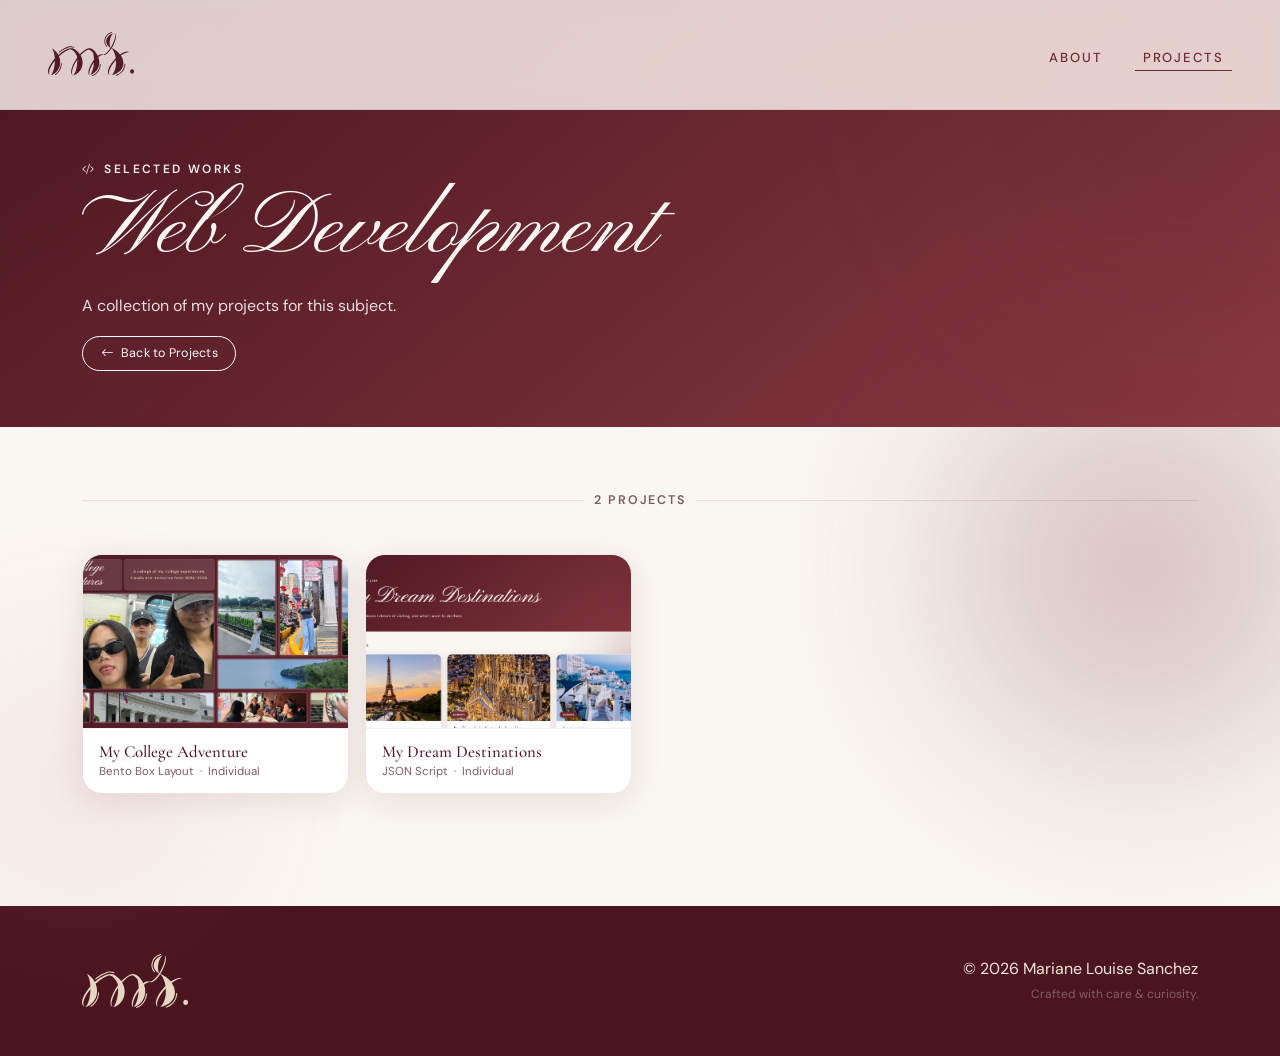
<file: web-development.html>
<!doctype html>
<html lang="en">
<head>
  <meta charset="utf-8">
  <meta name="viewport" content="width=device-width, initial-scale=1">
  <title>Web Development — Mariane Louise Sanchez</title>

  <link rel="icon" href="LogoR.svg" type="image/svg+xml">
  <link rel="preconnect" href="https://fonts.googleapis.com">
  <link rel="preconnect" href="https://fonts.gstatic.com" crossorigin>
  <link href="https://fonts.googleapis.com/css2?family=Cormorant+Garamond:ital,wght@0,300;0,400;0,500;0,600;1,300;1,400&family=Pinyon+Script&family=DM+Sans:wght@300;400;500&display=swap" rel="stylesheet">
  <link href="https://cdn.jsdelivr.net/npm/bootstrap@5.3.8/dist/css/bootstrap.min.css" rel="stylesheet">
  <link rel="stylesheet" href="https://cdn.jsdelivr.net/npm/bootstrap-icons@1.11.3/font/bootstrap-icons.css">
  <link rel="stylesheet" href="static/style.css">
</head>
<body>

  <nav class="navbar navbar-expand-lg ms-navbar fixed-top">
    <div class="container-fluid px-4 px-lg-5">
      <a class="navbar-brand ms-brand" href="index.html">
        <img src="LogoR.svg" alt="Mariane Louise Sanchez logo" class="navbar-logo">
      </a>
      <button class="navbar-toggler border-0 shadow-none" type="button"
              data-bs-toggle="collapse" data-bs-target="#navMain"
              aria-controls="navMain" aria-expanded="false" aria-label="Toggle navigation">
        <i class="bi bi-list fs-4" style="color:var(--maroon)"></i>
      </button>
      <div class="collapse navbar-collapse justify-content-end" id="navMain">
        <ul class="navbar-nav align-items-center gap-4">
          <li class="nav-item"><a class="nav-link ms-link" href="index.html">About</a></li>
          <li class="nav-item"><a class="nav-link ms-link active" href="projects.html">Projects</a></li>
        </ul>
      </div>
    </div>
  </nav>

  <section class="proj-hero">
    <div class="proj-hero-orb-1" aria-hidden="true"></div>
    <div class="proj-hero-orb-2" aria-hidden="true"></div>
    <div class="container">
      <div class="fade-up" style="--delay:0.05s">
        <p class="proj-page-eyebrow"><i class="bi bi-code-slash me-2"></i>Selected Works</p>
        <h1 class="proj-page-title">Web Development</h1>
        <p class="proj-page-sub">A collection of my projects for this subject.</p>
        <a class="btn proj-back-btn btn-outline-light rounded-pill" href="projects.html">
          <i class="bi bi-arrow-left me-2" aria-hidden="true"></i>Back to Projects
        </a>
      </div>
    </div>
  </section>

  <section class="proj-collage-section">
    <div class="container">
      <div class="proj-count-strip fade-up" style="--delay:0.05s">
        <div class="proj-count-line"></div>
        <span class="proj-count-text">2 Projects</span>
        <div class="proj-count-line"></div>
      </div>

      <div class="proj-masonry">
        <div class="proj-tile">
          <a class="proj-card text-decoration-none" href="#modalBento" data-bs-toggle="modal" data-bs-target="#modalBento" aria-label="View Bento Box project details">
            <div class="proj-thumb">
              <img class="proj-thumb-img" src="static/images/55.png" alt="Bento Box project preview">
              <div class="proj-overlay"><div class="proj-overlay-inner"><i class="bi bi-eye"></i><span>View Project</span></div></div>
            </div>
            <div class="proj-card-footer">
              <p class="proj-card-name">My College Adventure</p>
              <p class="proj-card-tag">Bento Box Layout &nbsp;·&nbsp; Individual</p>
            </div>
          </a>
        </div>
        <div class="proj-tile">
          <a class="proj-card text-decoration-none" href="#modalJSON" data-bs-toggle="modal" data-bs-target="#modalJSON" aria-label="View JSON project details">
            <div class="proj-thumb">
              <img class="proj-thumb-img" src="static/images/56.png" alt="JSON project preview">
              <div class="proj-overlay"><div class="proj-overlay-inner"><i class="bi bi-eye"></i><span>View Project</span></div></div>
            </div>
            <div class="proj-card-footer">
              <p class="proj-card-name">My Dream Destinations</p>
              <p class="proj-card-tag">JSON Script &nbsp;·&nbsp; Individual</p>
            </div>
          </a>
        </div>
      </div>
    </div>
  </section>

  <div class="modal fade proj-modal" id="modalBento" tabindex="-1" aria-labelledby="labelBento" aria-hidden="true">
    <div class="modal-dialog modal-xl modal-dialog-centered">
      <div class="modal-content">
        <div class="modal-header">
          <button type="button" class="btn-close" data-bs-dismiss="modal" aria-label="Close"></button>
        </div>
        <div class="modal-body">
          <div class="proj-modal-grid">
            <div class="proj-modal-media">
              <div id="slideshowBento" class="proj-slideshow h-100"></div>
            </div>
            <div class="proj-modal-details">
              <h2 class="modal-proj-title" id="labelBento">My College Adventure</h2>
              <p class="modal-proj-desc">This displays a collection of my adventures during college.</p>
              <hr class="modal-divider">
              <div class="modal-meta">
                <div class="modal-meta-item">
                  <i class="bi bi-layers"></i>
                  <div><span class="modal-meta-key">Type:</span><span class="modal-meta-val">Bento Box Layout using Bootstrap</span></div>
                </div>
                <div class="modal-meta-item">
                  <i class="bi bi-calendar3"></i>
                  <div><span class="modal-meta-key">Year:</span><span class="modal-meta-val">2026</span></div>
                </div>
              </div>
              <hr class="modal-divider">
              <div class="lang-chips">
                <span class="lang-chip">HTML</span>
                <span class="lang-chip">CSS</span>
                <span class="lang-chip">JavaScript</span>
                <span class="lang-chip">Bootstrap</span>
              </div>
              <a class="btn btn-outline-light rounded-pill proj-link-btn" href="https://marianelouisesanchez.github.io/web-development/Bento_Box/" target="_blank" rel="noopener noreferrer">
                Project Link <i class="bi bi-box-arrow-up-right ms-2" aria-hidden="true"></i>
              </a>
            </div>
          </div>
        </div>
      </div>
    </div>
  </div>

<div class="modal fade proj-modal" id="modalJSON" tabindex="-1" aria-labelledby="labelJSON" aria-hidden="true">
    <div class="modal-dialog modal-xl modal-dialog-centered">
      <div class="modal-content">
        <div class="modal-header">
          <button type="button" class="btn-close" data-bs-dismiss="modal" aria-label="Close"></button>
        </div>
        <div class="modal-body">
          <div class="proj-modal-grid">
            <div class="proj-modal-media">
              <div id="slideshowJSON" class="proj-slideshow h-100"></div>
            </div>
            <div class="proj-modal-details">
              <h2 class="modal-proj-title" id="labelJSON">My Dream Destinations</h2>
              <p class="modal-proj-desc">A travel bucket list page whose flip cards are generated from a JSON script,
                showing each destination's details, things to do and best time to go.</p>
              <hr class="modal-divider">
              <div class="modal-meta">
                <div class="modal-meta-item">
                  <i class="bi bi-layers"></i>
                  <div><span class="modal-meta-key">Type:</span><span class="modal-meta-val">JSON Script using
                      Bootstrap</span></div>
                </div>
                <div class="modal-meta-item">
                  <i class="bi bi-calendar3"></i>
                  <div><span class="modal-meta-key">Year:</span><span class="modal-meta-val">2026</span></div>
                </div>
              </div>
              <hr class="modal-divider">
              <div class="lang-chips">
                <span class="lang-chip">HTML</span>
                <span class="lang-chip">CSS</span>
                <span class="lang-chip">JavaScript</span>
                <span class="lang-chip">JSON</span>
                <span class="lang-chip">Bootstrap</span>
              </div>
              <a class="btn btn-outline-light rounded-pill proj-link-btn" href="https://marianelouisesanchez.github.io/web-development/JSON/" target="_blank" rel="noopener noreferrer">
                Project Link <i class="bi bi-box-arrow-up-right ms-2" aria-hidden="true"></i>
              </a>
            </div>
          </div>
        </div>
      </div>
    </div>
  </div>

  <footer class="ms-footer py-5">
    <div class="container">
      <div class="row align-items-center">
        <div class="col-md-4 text-center text-md-start mb-4 mb-md-0">
          <img src="LogoB.svg" alt="Mariane Louise Sanchez logo" class="footer-logo">
        </div>
        <div class="col-md-8 text-center text-md-end">
          <p class="footer-copy mb-0">© 2026 Mariane Louise Sanchez<br>
          <span class="footer-copy-sub">Crafted with care &amp; curiosity.</span></p>
        </div>
      </div>
    </div>
  </footer>

  <script src="https://cdn.jsdelivr.net/npm/bootstrap@5.3.8/dist/js/bootstrap.bundle.min.js"></script>
  <script>
    const navbar = document.querySelector('.ms-navbar');
    window.addEventListener('scroll', () => {
      navbar.classList.toggle('scrolled', window.scrollY > 20);
    });

    const fadeObserver = new IntersectionObserver((entries, observer) => {
      entries.forEach(entry => {
        if (entry.isIntersecting) {
          entry.target.style.transitionDelay = entry.target.style.getPropertyValue('--delay') || '0s';
          entry.target.classList.add('visible');
          observer.unobserve(entry.target);
        }
      });
    }, { threshold: 0.1 });
    document.querySelectorAll('.fade-up').forEach(element => fadeObserver.observe(element));

    const cardObserver = new IntersectionObserver((entries, observer) => {
      entries.forEach(entry => {
        if (entry.isIntersecting) {
          entry.target.classList.add('in-view');
          observer.unobserve(entry.target);
        }
      });
    }, { threshold: 0.12 });
    document.querySelectorAll('.proj-card').forEach(card => cardObserver.observe(card));

    function setupSlideshow(modalId, containerId, images, altText) {
      const slideshow = document.getElementById(containerId);
      const modal = document.getElementById(modalId);
      const slides = images.map((image, index) => {
        const slide = document.createElement('div');
        slide.className = `proj-slide h-100${index === 0 ? ' active' : ''}`;
        const img = document.createElement('img');
        img.className = 'proj-slide-media img-fluid';
        img.alt = `${altText} screenshot ${index + 1}`;
        img.src = `static/images/${image}`;
        img.addEventListener('error', () => slide.remove());
        slide.appendChild(img);
        slideshow.appendChild(slide);
        return slide;
      });

      let currentSlide = 0;
      let slideshowTimer;
      const showSlide = index => {
        currentSlide = (index + slides.length) % slides.length;
        slides.forEach((slide, slideIndex) => {
          slide.classList.toggle('active', slideIndex === currentSlide);
        });
      };
      const stopSlideshow = () => {
        window.clearInterval(slideshowTimer);
        slideshowTimer = undefined;
      };
      const startSlideshow = () => {
        stopSlideshow();
        if (slides.length < 2) return;
        slideshowTimer = window.setInterval(() => showSlide(currentSlide + 1), 3000);
      };
      (slides.length > 1 ? ['prev', 'next'] : []).forEach(direction => {
        const button = document.createElement('button');
        button.type = 'button';
        button.className = `proj-nav proj-nav--${direction}`;
        button.setAttribute('aria-label', direction === 'prev' ? 'Previous image' : 'Next image');
        button.innerHTML = direction === 'prev'
          ? '<svg viewBox="0 0 16 16" xmlns="http://www.w3.org/2000/svg"><path d="M10.5 1.5 4 8l6.5 6.5" stroke="currentColor" stroke-width="1.6" stroke-linecap="round" stroke-linejoin="round" fill="none"/></svg>'
          : '<svg viewBox="0 0 16 16" xmlns="http://www.w3.org/2000/svg"><path d="M5.5 1.5 12 8 5.5 14.5" stroke="currentColor" stroke-width="1.6" stroke-linecap="round" stroke-linejoin="round" fill="none"/></svg>';
        button.addEventListener('click', () => {
          showSlide(currentSlide + (direction === 'next' ? 1 : -1));
          startSlideshow();
        });
        slideshow.appendChild(button);
      });

      modal.addEventListener('shown.bs.modal', startSlideshow);
      modal.addEventListener('hidden.bs.modal', () => {
        stopSlideshow();
        showSlide(0);
      });
    }

    setupSlideshow('modalBento', 'slideshowBento', ['55.png'], 'Bento Box project');
    setupSlideshow('modalJSON', 'slideshowJSON', ['56.png', '57.png', '58.png', '59.png'], 'JSON project');
  </script>
</body>
</html>
</file>
<file: static/style.css>
:root {
  --maroon-deep:  #4A1520;
  --maroon:       #6D2932;
  --maroon-mid:   #8B3A44;
  --rose:         #C4768080;
  --beige:        #F0E6D8;
  --beige-warm:   #E8D5C0;
  --ivory:        #FAF6F1;
  --text-dark:    #2C1A1F;
  --text-muted:   #7A5C64;
  --white:        #FFFFFF;

  --ff-display: 'Cormorant Garamond', Georgia, serif;
  --ff-script:  'Pinyon Script', cursive;
  --ff-body:    'DM Sans', system-ui, sans-serif;

  --radius-card: 20px;
  --radius-pill: 999px;
  --shadow-soft: 0 8px 32px rgba(74, 21, 32, 0.10);
  --shadow-card: 0 16px 48px rgba(74, 21, 32, 0.14);
  --transition:  0.35s cubic-bezier(0.25, 0.46, 0.45, 0.94);
  --nav-height: 80px; /* used to keep floating UI below the fixed navbar */
}

*, *::before, *::after { box-sizing: border-box; }
html { scroll-behavior: smooth; }
body {
  font-family: var(--ff-body);
  background: var(--ivory);
  color: var(--text-dark);
  -webkit-font-smoothing: antialiased;
  overflow-x: hidden;
}
img { max-width: 100%; display: block; }

.ms-dragging, .ms-dragging * {
  -webkit-user-select: none !important;
  -moz-user-select: none !important;
  -ms-user-select: none !important;
  user-select: none !important;
  cursor: grabbing !important;
}

.fade-up {
  opacity: 0;
  transform: translateY(32px);
  transition: opacity 0.7s ease, transform 0.7s ease;
}
.fade-up.visible {
  opacity: 1;
  transform: translateY(0);
}

.fade-right {
  opacity: 0;
  transform: translateX(80px);
  transition: opacity 0.8s ease, transform 0.8s cubic-bezier(0.25, 0.46, 0.45, 0.94);
}
.fade-right.visible {
  opacity: 1;
  transform: translateX(0);
}


.fade-left {
  opacity: 0;
  transform: translateX(-80px);
  transition: opacity 0.8s ease, transform 0.8s cubic-bezier(0.25, 0.46, 0.45, 0.94);
}
.fade-left.visible {
  opacity: 1;
  transform: translateX(0);
}
@media (prefers-reduced-motion: reduce) {
  .fade-up { opacity: 1; transform: none; transition: none; }
}

/* ============================================================
   NAVBAR
   ============================================================ */
.ms-navbar {
  background: rgba(250, 246, 241, 0.82);
  backdrop-filter: blur(16px) saturate(140%);
  -webkit-backdrop-filter: blur(16px) saturate(140%);
  border-bottom: 1px solid rgba(109, 41, 50, 0.08);
  padding-top: 14.4px;
  padding-bottom: 14.4px;
  transition: box-shadow var(--transition);
  z-index: 1400; /* keep navbar above floating elements */
}
.ms-navbar.scrolled {
  box-shadow: 0 4px 20px rgba(74, 21, 32, 0.08);
}

/* Logo in navbar */
.navbar-logo {
  height: 44px;
  width: auto;
  display: block;
  
}
@media (max-width: 575.98px) {
  .navbar-logo { height: 36px; }
}

/* Nav links */
.ms-link {
  font-family: var(--ff-body);
  font-weight: 500;
  font-size: 13.12px;
  letter-spacing: 1.92px;
  text-transform: uppercase;
  color: var(--maroon) !important;
  position: relative;
  padding-bottom: 2px !important;
  transition: color var(--transition);
}
.ms-link::after {
  content: '';
  position: absolute;
  bottom: -2px; left: 0;
  width: 0; height: 1px;
  background: var(--maroon);
  transition: width var(--transition);
}
.ms-link:hover::after,
.ms-link.active::after { width: 100%; }
.ms-link:hover { color: var(--maroon-deep) !important; }

/* CTA button in nav removed project-wide */

/* Toggler icon override */
.navbar-toggler:focus { box-shadow: none; }

/* Brand wrapper: center the logo vertically and horizontally within its area */
.ms-brand {
  height: var(--nav-height);
  display: flex;
  align-items: center;
  justify-content: center;
}

/* ============================================================
   HERO / ABOUT
   ============================================================ */
.ms-hero {
  position: relative;
  min-height: 100vh;
  display: flex;
  align-items: center;
  padding-top: 80px;
  background: linear-gradient(140deg, var(--ivory) 0%, var(--beige) 60%, var(--beige-warm) 100%);
  overflow: hidden;
}
.min-vh-hero { min-height: calc(100vh - 80px); }

/* Ambient orbs */
.hero-orb {
  position: absolute;
  border-radius: 50%;
  pointer-events: none;
  filter: blur(80px);
  opacity: 0.35;
}
.hero-orb-1 {
  width: 520px; height: 520px;
  top: -120px; right: -100px;
  background: radial-gradient(circle, var(--maroon-mid), transparent 70%);
}
.hero-orb-2 {
  width: 360px; height: 360px;
  bottom: 0; left: -80px;
  background: radial-gradient(circle, var(--rose), transparent 70%);
  opacity: 0.25;
}
.hero-orb-3 {
  width: 240px; height: 240px;
  top: 40%; left: 35%;
  background: radial-gradient(circle, var(--beige-warm), transparent 70%);
  opacity: 0.5;
}

/* Extra maroon blob sitting bottom-left near the contact card */
.hero-orb-4 {
  /* kept for backward-compatibility but hidden since orb moved into portrait */
  display: none;
}

/* Orb centered behind the portrait (inside .portrait-wrap) */
.portrait-orb {
  position: absolute;
  left: 50%; top: 50%;
  width: 280px; height: 280px;
  transform: translate(-50%, -50%);
  border-radius: 50%;
  background: radial-gradient(circle at center, rgba(139,58,68,0.96) 0%, rgba(139,58,68,0.72) 30%, rgba(139,58,68,0.28) 55%, transparent 75%);
  filter: blur(48px);
  opacity: 0.36;
  z-index: 0;
  pointer-events: none;
}

/* Portrait */
.portrait-wrap {
  position: relative;
  width: 280px;
  margin-left: auto;
  margin-right: auto;
}
.portrait-ring {
  /* keep in markup as fallback but hidden; replaced by aura */
  display: none;
}
@keyframes spinRing {
  to { transform: rotate(360deg); }
}
.portrait-img {
  position: relative;
  width: 280px; height: 280px;
  border-radius: 50%;
  overflow: hidden;
  border: none; /* removed white border per request */
  box-shadow: var(--shadow-card);
  background: linear-gradient(145deg, var(--beige-warm), rgba(109,41,50,0.04));
  z-index: 2;
}

/* Ensure the actual <img> fills the circular frame */
.portrait-photo {
  width: 100%;
  height: 100%;
  object-fit: cover;
  display: block;
  border-radius: 50%;
}
.portrait-wrap { overflow: visible; }

/* Aura behind the portrait */
.portrait-aura {
  position: absolute;
  left: 50%; top: 50%;
  width: 320px; height: 320px;
  transform: translate(-50%, -50%);
  border-radius: 50%;
  /* Solid near the image, fading at the edges (smaller) */
  background: radial-gradient(circle at center, rgba(139,58,68,0.98) 0%, rgba(139,58,68,0.94) 14%, rgba(139,58,68,0.70) 30%, rgba(139,58,68,0.36) 48%, transparent 72%);
  filter: blur(16px);
  opacity: 0.9;
  z-index: 1;
  pointer-events: none;
  transition: opacity 0.25s ease, transform 0.45s ease;
  animation: auraMove 3.6s ease-in-out infinite, auraPulse 2.4s ease-in-out infinite;
}

/* Layered moving glow to create a drifting effect */
.portrait-aura::before,
.portrait-aura::after {
  content: '';
  position: absolute;
  border-radius: 50%;
  pointer-events: none;
  z-index: 0;
}
.portrait-aura::before {
  left: 50%; top: 50%;
  width: 360px; height: 360px;
  transform: translate(-50%, -50%);
  background: radial-gradient(circle at 30% 30%, rgba(139,58,68,0.94), transparent 50%);
  filter: blur(28px);
  opacity: 0.9;
  animation: auraDrift1 5.5s linear infinite;
}
.portrait-aura::after {
  left: 50%; top: 50%;
  width: 420px; height: 420px;
  transform: translate(-50%, -50%);
  background: radial-gradient(circle at 70% 70%, rgba(139,58,68,0.72), transparent 48%);
  filter: blur(44px);
  opacity: 0.62;
  animation: auraDrift2 7.5s linear infinite;
}

@keyframes auraDrift1 {
  0% { transform: translate(-52%, -48%) scale(1) rotate(0deg); }
  25% { transform: translate(-46%, -52%) scale(1.02) rotate(10deg); }
  50% { transform: translate(-50%, -58%) scale(1) rotate(18deg); }
  75% { transform: translate(-56%, -50%) scale(0.98) rotate(10deg); }
  100% { transform: translate(-52%, -48%) scale(1) rotate(0deg); }
}

@keyframes auraDrift2 {
  0% { transform: translate(-48%, -52%) scale(1) rotate(0deg); }
  30% { transform: translate(-58%, -46%) scale(1.03) rotate(-6deg); }
  60% { transform: translate(-46%, -58%) scale(0.99) rotate(-14deg); }
  100% { transform: translate(-48%, -52%) scale(1) rotate(0deg); }
}

@keyframes auraPulse {
  0% { opacity: 0.9; }
  50% { opacity: 0.75; }
  100% { opacity: 0.9; }
}

@keyframes auraMove {
  0% { transform: translate(-50%, -50%) scale(0.98) rotate(0deg); }
  50% { transform: translate(-48%, -52%) scale(1.02) rotate(6deg); }
  100% { transform: translate(-50%, -50%) scale(0.98) rotate(0deg); }
}
.portrait-placeholder {
  width: 100%; height: 100%;
  background: linear-gradient(145deg, var(--beige-warm) 0%, rgba(109,41,50,0.25) 100%);
}
.portrait-icon {
  font-size: 112px;
  color: rgba(109, 41, 50, 0.35);
}
.portrait-badge {
  position: absolute;
  background: var(--white);
  border-radius: var(--radius-pill);
  padding: 6.4px 14.4px;
  font-size: 12.48px;
  font-weight: 500;
  box-shadow: var(--shadow-soft);
  white-space: nowrap;
  color: var(--text-dark);
}
.badge-avail {
  top: 18px; right: -30px;
  display: flex; align-items: center; gap: 6.4px;
  color: #2a6e3f;
}
.badge-dot {
  width: 8px; height: 8px;
  border-radius: 50%;
  background: #3aaa6d;
  display: inline-block;
  animation: pulse 2s ease infinite;
}
@keyframes pulse {
  0%, 100% { opacity: 1; transform: scale(1); }
  50% { opacity: 0.6; transform: scale(0.85); }
}
.badge-exp {
  bottom: 30px; left: -20px;
  color: var(--maroon);
}

/* Badges hidden by default; reveal when user hovers the portrait wrap */
.portrait-badge {
  opacity: 0;
  transform: translateY(8px);
  transition: opacity var(--transition), transform var(--transition);
  pointer-events: none;
}
.portrait-wrap:hover .portrait-badge {
  opacity: 1;
  transform: translateY(0);
  pointer-events: auto;
}

/* Slightly intensify aura on hover */
.portrait-wrap:hover .portrait-aura { opacity: 0.5; transform: translate(-50%, -50%) scale(1.04) rotate(2deg); }

/* Contact card */
.contact-card {
  background: var(--white);
  border-radius: var(--radius-card);
  padding: 24px;
  box-shadow: var(--shadow-soft);
  border: 1px solid rgba(109, 41, 50, 0.08);
  max-width: 320px;
  text-align: left;
}
.contact-label {
  font-size: 11.52px;
  font-weight: 600;
  letter-spacing: 1.92px;
  text-transform: uppercase;
  color: var(--maroon);
}
.contact-icon {
  font-size: 17.6px;
  color: var(--maroon);
  margin-top: 3px;
  flex-shrink: 0;
}
.contact-key {
  font-size: 11.52px;
  font-weight: 600;
  letter-spacing: 0.96px;
  text-transform: uppercase;
  color: var(--text-muted);
  margin-bottom: 2px;
}
.contact-val {
  font-size: 13.6px;
  color: var(--text-dark);
  word-break: break-all;
}
.social-pill {
  width: 36px; height: 36px;
  border-radius: 50%;
  background: var(--beige);
  color: var(--maroon);
  display: flex; align-items: center; justify-content: center;
  text-decoration: none;
  font-size: 16px;
  transition: background var(--transition), color var(--transition), transform var(--transition);
}
.social-pill:hover {
  background: var(--maroon);
  color: var(--white);
  transform: translateY(-2px);
}

/* Outlook inline icon sizing */
/* legacy outlook svg rules removed — using Bootstrap icon instead */
/* no-op */

/* Hero typography */
.hero-eyebrow {
  font-size: 13.12px;
  font-weight: 500;
  letter-spacing: 2.24px;
  text-transform: uppercase;
  color: var(--maroon);
  margin-bottom: 8px;
}
.hero-name {
  font-family: 'Pinyon Script', var(--ff-display);
  font-size: clamp(57.6px, 6vw, 80px);
  font-weight: 400;
  line-height: 1.02;
  color: var(--maroon-deep);
  margin-bottom: 12px;
  letter-spacing: -0.32px;
  white-space: nowrap;
  overflow-wrap: normal;
}
.hero-role {
  font-size: 16px;
  color: var(--text-muted);
  letter-spacing: 0.64px;
  margin-bottom: 0;
}
.divider-thin {
  border: none;
  border-top: 1px solid rgba(109, 41, 50, 0.15);
}
.hero-body {
  font-size: 16.8px;
  line-height: 1.9;
  color: var(--text-dark);
  max-width: 576px;
}
.hero-body strong { color: var(--maroon); font-weight: 600; }

/* Adjust right column spacing so text moves slightly closer to the right edge on wide screens */
.hero-right { padding-right: 16px; }
.hero-right .hero-body { max-width: 544px; }
@media (min-width: 1200px) {
  .hero-right { padding-right: 12px; }
  .hero-right .hero-body { max-width: 592px; }
}

/* Align the right column content to the bottom on large screens so text sits lower in the hero */
@media (min-width: 992px) {
  .min-vh-hero > .col-lg-7 { display: flex; flex-direction: column; justify-content: flex-end; }
  .min-vh-hero > .col-lg-5 { display: flex; flex-direction: column; }
}

/* Footer: align logo and footer copy to the bottom line on md+ */
@media (min-width: 768px) {
  .ms-footer .row { align-items: flex-end; }
  .footer-logo { display: block; max-height: 54px; }
}

/* CTA Buttons */
.ms-btn-primary {
  background: var(--maroon);
  color: var(--ivory) !important;
  border: none;
  border-radius: var(--radius-pill);
  padding: 13.6px 30.4px;
  font-size: 15.2px;
  font-weight: 600;
  text-decoration: none;
  letter-spacing: 0.64px;
  transition: background var(--transition), transform var(--transition), box-shadow var(--transition);
}
.ms-btn-primary:hover {
  background: var(--maroon-deep);
  transform: translateY(-2px);
  box-shadow: 0 10px 28px rgba(74, 21, 32, 0.25);
}
.ms-btn-outline {
  background: transparent;
  color: var(--maroon) !important;
  border: 1px solid rgba(109, 41, 50, 0.4);
  border-radius: var(--radius-pill);
  padding: 12px 27.2px;
  font-size: 15.2px;
  font-weight: 600;
  text-decoration: none;
  letter-spacing: 0.64px;
  transition: all var(--transition);
}
.ms-btn-outline:hover {
  background: var(--maroon);
  color: var(--white) !important;
  border-color: var(--maroon);
  transform: translateY(-2px);
}

/* Scroll cue */
/* Scroll cue removed */

/* ============================================================
   WHAT I DO
   ============================================================ */
.ms-what-section {
  background: var(--beige-warm);
}

/* Decorative double border: thick solid outer line and thinner dotted inner line */
.ms-what-section {
  position: relative;
  padding-top: 36px; /* ensure space for the decorative lines */
  padding-bottom: 36px;
  overflow: visible;
  /* subtle right-side gradient to lighter beige */
  background: linear-gradient(90deg, var(--beige-warm) 0%, var(--beige-warm) 60%, var(--beige) 100%);
}
.ms-what-section::before,
.ms-what-section::after {
  content: '';
  position: absolute;
  left: 50px;
  right: 50px;
  height: 28px;
  pointer-events: none;
  z-index: 5;
  background-repeat: no-repeat;
  /* two layered backgrounds: solid thicker line near edge and a dotted thin line slightly inset */
  background-image:
    linear-gradient(var(--maroon-deep), var(--maroon-deep)),
    repeating-linear-gradient(to right, rgba(109,41,50,0.9) 0 2px, transparent 2px 8px);
  background-size: 100% 6px, 100% 2px;
  background-position: top left, 16px 18px;
  opacity: 0.95;
}
.ms-what-section::before { top: 8px; }
.ms-what-section::after {
  bottom: 8px;
  /* invert the dotted line placement for bottom */
  background-position: bottom left, 16px 6px;
}
.what-card {
  background: var(--white);
  border-radius: var(--radius-card);
  padding: 32px;
  border: 1px solid rgba(109, 41, 50, 0.07);
  box-shadow: var(--shadow-soft);
  transition: transform var(--transition), box-shadow var(--transition);
}
.what-card:hover {
  transform: translateY(-4px);
  box-shadow: var(--shadow-card);
}
.what-card--mid {
  background: var(--maroon);
}
.what-card--mid .what-icon-wrap,
.what-card--mid .what-title,
.what-card--mid .what-body { color: var(--ivory) !important; }
.what-card--mid .what-icon-wrap {
  background: rgba(255,255,255,0.15) !important;
}
.what-icon-wrap {
  width: 52px; height: 52px;
  border-radius: 14px;
  background: var(--beige);
  color: var(--maroon);
  display: flex; align-items: center; justify-content: center;
  font-size: 22.4px;
}
.what-title {
  font-family: var(--ff-display);
  font-size: 24px;
  font-weight: 500;
  color: var(--maroon-deep);
  margin-bottom: 8px;
}
.what-body {
  font-size: 14.4px;
  line-height: 1.75;
  color: var(--text-muted);
  margin: 0;
}


/* ============================================================
   WHAT I DO — Carousel styles and drag states
   ============================================================ */
.card-carousel {
  display: flex;
  gap: 24px;
  overflow-x: auto;
  overflow-y: visible; /* allow shadows and rounded corners to show */
  -webkit-overflow-scrolling: touch;
  scroll-snap-type: x mandatory;
  padding-bottom: 8px;
  align-items: stretch; /* ensure items fill vertically */
  scroll-behavior: smooth;
  padding-left: 6vw; padding-right: 6vw; /* give space so first/last can center better */
}
.card-carousel::-webkit-scrollbar { height: 8px; }
.card-carousel::-webkit-scrollbar-thumb { background: rgba(0,0,0,0.08); border-radius: 99px; }
.carousel-item { scroll-snap-align: center; flex: 0 0 44%; box-sizing: border-box; display: flex; align-items: stretch; justify-content: center; position: relative; }
.carousel-item .what-card { height: 100%; min-height: 240px; width: 100%; }
.carousel-item .what-card { transition: transform 320ms var(--transition), box-shadow 320ms var(--transition); }
.carousel-item.active .what-card { transform: translateY(-6px) scale(1.01); box-shadow: 0 20px 40px rgba(74,21,32,0.18); z-index: 6; }

/* Larger left column influence: make title sit comfortably and match hero sizing */
.ms-what-section .section-eyebrow { letter-spacing: 0.96px; }
.ms-what-section .section-title { line-height: 1; font-size: clamp(57.6px, 6vw, 80px); }

/* Make the section subtitle match hero role sizing */
.ms-what-section .section-sub { font-size: 16px; line-height: 1.8; }

/* Drag cursor states */
.card-carousel { cursor: grab; }
.card-carousel.is-grabbing { cursor: grabbing; }

/* Responsive: on small screens show one card at a time */
@media (max-width: 767.98px) {
  .carousel-item { flex: 0 0 80%; }
  .ms-what-section .col-lg-7, .ms-what-section .col-lg-5 { flex: 0 0 100%; max-width: 100%; }
  .ms-what-section .px-lg-0 { padding-left: 0; padding-right: 0; }
  .card-carousel { padding-left: 6vw; padding-right: 6vw; }
}

@media (min-width: 768px) and (max-width: 991.98px) {
  .carousel-item { flex: 0 0 48%; }
}

@media (min-width: 992px) and (max-width: 1199.98px) {
  .carousel-item { flex: 0 0 46%; }
}

@media (min-width: 1200px) {
  .carousel-item { flex: 0 0 44%; }
}

/* ============================================================
   STACKED CARDS (new behavior)
   ============================================================ */

.card-stack { position: relative; width: 100%; height: 380px; display: flex; align-items: center; justify-content: center; }
.stack-item { position: absolute; left: 50%; top: 50%; transform: translate(-50%, -50%); transition: transform 300ms var(--transition), opacity 260ms ease; }
.stack-card { width: 450px; height: 300px; border-radius: 18px; box-shadow: var(--shadow-soft); overflow: visible; display: flex; flex-direction: column; padding: 20px; background: var(--white); }
.stack-item[data-index="0"] { transform: translate(calc(-50% + 0px), -50%) translateZ(0); z-index: 5; }
.stack-item[data-index="1"] { transform: translate(calc(-50% + 44px), -50%) scale(0.985); z-index: 4; opacity: 0.95; }
.stack-item[data-index="2"] { transform: translate(calc(-50% + 88px), -50%) scale(0.97); z-index: 3; opacity: 0.9; }
.stack-item[data-index="3"] { transform: translate(calc(-50% + 132px), -50%) scale(0.955); z-index: 2; opacity: 0.85; }

.stack-card .what-title { font-size: 17.92px; }
.stack-card .what-body { font-size: 14.72px; }

/* Card text should be maroon for stacked cards */
.stack-card .what-title,
.stack-card .what-body { color: var(--maroon) !important; }

.stack-item.dragging { transition: none; }
.stack-item.dragging.next { transform: translate(calc(-50% + 80px), -50%) scale(0.94); }
.stack-item.dragging.prev { transform: translate(calc(-50% - 80px), -50%) scale(0.94); }

@media (max-width: 767.98px) {
  .stack-card { width: 280px; height: 220px; }
  .stack-item[data-index="1"] { transform: translate(calc(-50% + 22px), -50%) scale(0.99); }
  .stack-item[data-index="2"] { transform: translate(calc(-50% + 44px), -50%) scale(0.98); }
}

@media (max-width: 991.98px) {
  .card-stack { height: 340px; }
}

@media (max-width: 575.98px) {
  .card-stack { height: 300px; }
}

/* Make stacked cards easier to grab: prevent accidental text selection
   and show grab/grabbing cursor states for clearer affordance */
.card-stack,
.card-stack * {
  -webkit-user-select: none;
  -moz-user-select: none;
  -ms-user-select: none;
  user-select: none;
}
.card-stack { touch-action: none; cursor: grab; }
.stack-card { cursor: grab; }
.stack-item.dragging,
.stack-item.dragging * {
  cursor: grabbing !important;
}

/* Move stacked cards slightly left on larger screens so they don't sit on the right edge */
@media (min-width: 992px) {
  .ms-what-section .card-stack {
    max-width: 520px;
    margin-left: auto; /* keep stack aligned to the right within its column */
    margin-right: 0; /* remove hard page-edge offset — column padding will create the gap */
    justify-content: center;
  }

  /* Add padding inside the right column so the stack sits further from the page edge */
  .ms-what-section .col-lg-5 {
    padding-right: 120px;
  }
}

/* Give the left text column matching right padding so content aligns visually */
@media (min-width: 992px) {
  .ms-what-section .px-lg-0 {
    padding-right: 56px;
  }
}

/* ============================================================
   SECTION SHARED TYPOGRAPHY
   ============================================================ */
.section-eyebrow {
  font-size: 12px;
  font-weight: 600;
  letter-spacing: 2.4px;
  text-transform: uppercase;
  color: var(--maroon);
  margin-bottom: 9.6px;
}
.section-eyebrow--light { color: rgba(240, 230, 216, 0.75); }
.section-title {
  font-family: 'Pinyon Script', var(--ff-display);
  font-size: clamp(35.2px, 4vw, 54.4px);
  font-weight: 400;
  line-height: 1.02;
  letter-spacing: -0.32px;
  color: var(--maroon-deep);
  margin-bottom: 0;
}
.section-title--light { color: var(--beige); }
.section-title--light em { color: rgba(240, 230, 216, 0.85); }
.section-sub {
  font-size: 14.72px;
  line-height: 1.8;
  color: var(--text-muted);
  max-width: 368px;
  margin: 0;
}
.section-sub--light { color: rgba(240, 230, 216, 0.70); }

/* ============================================================
   TOOLKIT
   ============================================================ */
.ms-toolkit-section {
  background: var(--ivory);
}

/* Ensure toolkit headers match sizing used in the "What I do" section */
.ms-toolkit-section .section-title {
  font-family: 'Pinyon Script', var(--ff-display);
  font-size: clamp(35.2px, 4vw, 54.4px);
  line-height: 1.02;
  color: var(--maroon-deep);
}
.ms-toolkit-section .section-sub {
  font-size: 14.72px;
  line-height: 1.8;
  color: var(--text-muted);
  max-width: 368px;
}
.tk-card {
  background: var(--white);
  border-radius: var(--radius-card);
  padding: 28px;
  border: 1px solid rgba(109, 41, 50, 0.08);
  box-shadow: var(--shadow-soft);
  display: flex;
  flex-direction: column;
  transition: transform var(--transition), box-shadow var(--transition);
}

/* Simple slideshow styles for project modals */
.proj-slideshow { position: relative; overflow: hidden; height: 100%; }
.proj-slideshow .proj-slide {
  position: absolute;
  inset: 0;
  width: 100%;
  height: 100%;
  opacity: 0;
  z-index: 0;
  transition: opacity var(--transition) ease;
  will-change: opacity;
  pointer-events: none;
}
.proj-slideshow .proj-slide.active {
  opacity: 1;
  z-index: 1;
  pointer-events: auto;
}
.proj-slide-media { width: 100%; height: 100%; object-fit: contain; display: block; }
.tk-card:hover {
  transform: translateY(-4px);
  box-shadow: var(--shadow-card);
}
.tk-card--accent {
  background: linear-gradient(150deg, var(--maroon-deep) 0%, var(--maroon) 100%);
  border-color: transparent;
}
.tk-card--accent .tk-card-icon,
.tk-card--accent .tk-card-title,
.tk-card--accent .tk-card-body { color: var(--beige) !important; }
.tk-card--accent .tk-card-icon {
  background: rgba(255,255,255,0.12) !important;
}
.tk-card--accent .tk-chip {
  background: rgba(255,255,255,0.15);
  color: var(--beige);
  border-color: rgba(255,255,255,0.20);
}
.tk-card-icon {
  width: 48px; height: 48px;
  border-radius: 12px;
  background: var(--beige);
  color: var(--maroon);
  display: flex; align-items: center; justify-content: center;
  font-size: 20.8px;
}
.tk-card-title {
  font-family: var(--ff-display);
  font-size: 21.6px;
  font-weight: 500;
  color: var(--maroon-deep);
  margin-bottom: 8px;
}
.tk-card-body {
  font-size: 13.6px;
  line-height: 1.7;
  color: var(--text-muted);
  margin: 0;
  flex-grow: 0;
}
.tk-chips {
  display: flex;
  flex-wrap: wrap;
  gap: 6.4px;
}
.tk-chip {
  display: inline-flex;
  align-items: center;
  padding: 4.8px 12.8px;
  border-radius: var(--radius-pill);
  background: var(--beige);
  color: var(--maroon-deep);
  border: 1px solid rgba(109, 41, 50, 0.14);
  font-size: 12.48px;
  font-weight: 500;
  transition: background var(--transition), color var(--transition);
}
.tk-chip:hover {
  background: var(--maroon);
  color: var(--white);
  border-color: var(--maroon);
}
.tk-chip--glow {
  background: transparent;
  border: 1px solid rgba(109, 41, 50, 0.25);
  color: var(--maroon);
  animation: glowPulse 3s ease infinite;
}
@keyframes glowPulse {
  0%, 100% { box-shadow: 0 0 0 0 rgba(109, 41, 50, 0); }
  50% { box-shadow: 0 0 10px 2px rgba(109, 41, 50, 0.10); }
}

.learning-strip {
  background: var(--beige);
  border-radius: var(--radius-card);
  padding: 16px 24px;
  border: 1px dashed rgba(109, 41, 50, 0.20);
}
.learning-label {
  font-size: 13.12px;
  font-weight: 600;
  color: var(--maroon);
  letter-spacing: 0.64px;
}

/* ============================================================
   EDUCATION
   ============================================================ */
.ms-education-section {
  background: linear-gradient(150deg, var(--maroon-deep) 0%, var(--maroon) 100%);
  position: relative;
  overflow: hidden;
}
.ms-education-section::before {
  content: '';
  position: absolute;
  top: -200px; right: -200px;
  width: 500px; height: 500px;
  border-radius: 50%;
  background: radial-gradient(circle, rgba(255,255,255,0.04), transparent 70%);
  pointer-events: none;
}

/* Timeline connector line */
.edu-timeline-wrap { position: relative; }
.edu-line {
  /* connector line removed per design request */
  display: none !important;
}

/* Education cards */
.edu-card {
  background: rgba(255,255,255,0.07);
  border: 1px solid rgba(240, 230, 216, 0.15);
  border-radius: var(--radius-card);
  padding: 28px;
  color: var(--beige);
  position: relative;
  transition: background var(--transition), transform var(--transition);
  backdrop-filter: blur(8px);
}
.edu-card:hover {
  background: rgba(255,255,255,0.12);
  transform: translateY(-4px);
}
.edu-card-year {
  font-size: 11.52px;
  font-weight: 600;
  letter-spacing: 1.92px;
  text-transform: uppercase;
  color: rgba(240, 230, 216, 0.55);
  margin-bottom: 16px;
}
.edu-icon-wrap {
  width: 46px; height: 46px;
  border-radius: 12px;
  background: rgba(255,255,255,0.12);
  color: var(--beige);
  display: flex; align-items: center; justify-content: center;
  font-size: 19.2px;
}
.edu-card-title {
  font-family: var(--ff-display);
  font-size: 18.4px;
  font-weight: 500;
  color: var(--beige);
  margin-bottom: 6.4px;
}
.edu-degree {
  font-size: 13.6px;
  line-height: 1.6;
  color: rgba(240, 230, 216, 0.75);
  margin-bottom: 4.8px;
}
.edu-campus {
  font-size: 12.48px;
  color: rgba(240, 230, 216, 0.50);
  margin: 0;
}

/* Certifications */
.cert-card {
  background: rgba(255,255,255,0.06);
  border: 1px solid rgba(240, 230, 216, 0.12);
  border-radius: 14px;
  padding: 16px 19.2px;
  transition: background var(--transition);
}
.cert-card:hover { background: rgba(255,255,255,0.11); }
.cert-icon {
  font-size: 24px;
  color: var(--beige-warm);
  flex-shrink: 0;
}
.cert-name {
  font-size: 13.6px;
  font-weight: 500;
  color: var(--beige);
  margin-bottom: 2px;
}
.cert-issuer {
  font-size: 12px;
  color: rgba(240, 230, 216, 0.50);
}

/* ============================================================
   FOOTER
   ============================================================ */
.ms-footer {
  background: var(--maroon-deep);
  color: var(--beige);
}
.footer-logo {
  height: 55px;
  width: auto;
  display: block;
}
.footer-copy-sub {
  font-size: 12px;
  color: rgba(240, 230, 216, 0.35);
}

/* ============================================================
   RESPONSIVE
   ============================================================ */
@media (max-width: 991.98px) {
  .ms-hero { padding-top: 90px; }
  .portrait-wrap { margin-bottom: 16px; }
  .hero-name { font-size: 44.8px; }
  .badge-avail { right: -10px; }
  .badge-exp  { left: -10px; }
}
@media (max-width: 767.98px) {
  .portrait-wrap { width: 220px; }
  .portrait-img { width: 220px; height: 220px; }
  .ms-hero { min-height: auto; padding-bottom: 48px; }
  .scroll-cue { display: none; }
  .stat-number { font-size: 28.8px; }
  .section-title { font-size: 32px; }
  .hero-name { font-size: 35.2px; }
  .hero-name { white-space: normal; }
}
@media (max-width: 575.98px) {
  .hero-body { font-size: 14.72px; }
  .tk-card { padding: 20.8px; }
  .edu-card { padding: 20.8px; }
}

/* Floating coding icons scattered around the about section */
.floating-icons {
  position: absolute;
  left: 0; right: 0; bottom: 0;
  /* keep icons visually below the fixed navbar to avoid overlap */
  top: calc(var(--nav-height) + 12px);
  pointer-events: none; /* container ignores pointer until visible */
  z-index: 900;
  opacity: 0;
  transition: opacity 260ms ease;
}
.floating-icons.visible { opacity: 1; /* container remains non-interactive; individual .fi handle pointer-events */ }
.floating-icons .fi {
  position: absolute;
  width: 25px; height: 25px; /* requested 25x25 px */
  display: flex; align-items: center; justify-content: center;
  background: var(--maroon); /* solid red/maroon background */
  border-radius: 6px;
  color: var(--white);
  transition: transform 180ms ease, box-shadow 180ms ease, opacity 180ms ease;
  pointer-events: none; /* enabled only when container visible */
  cursor: pointer;
  box-shadow: 0 8px 20px rgba(74,21,32,0.12);
}
.floating-icons.visible .fi { pointer-events: auto; }
.floating-icons .fi i { font-size: 14px; color: #ffffff; line-height: 1; }

/* individual positions — tuned to sit in open margins and avoid main content */
.fi-1 { top: 6%; left: 6%; }
.fi-2 { top: 6%; right: 6%; left: auto; }
.fi-4 { top: 30%; right: 8%; left: auto; }
.fi-5 { bottom: 20%; left: 6%; top: auto; }
.fi-6 { bottom: 10%; right: 10%; left: auto; top: auto; }
.fi-7 { top: 52%; right: 12%; left: auto; }
.fi-10{ bottom: 6%; left: 18%; top: auto; }

/* floating animation */
.floating-icons .fi { animation: floatY 6s ease-in-out infinite; }
.floating-icons .fi:nth-child(odd) { animation-duration: 4.4s; }
.floating-icons .fi:nth-child(even) { animation-duration: 5.8s; }

@keyframes floatY {
  0% { transform: translateY(0) translateX(0) scale(1); }
  25% { transform: translateY(-6px) translateX(-3px) scale(1.02); }
  50% { transform: translateY(0) translateX(2px) scale(1); }
  75% { transform: translateY(6px) translateX(-1px) scale(0.98); }
  100% { transform: translateY(0) translateX(0) scale(1); }
}

/* pop bubble on hover */
.floating-icons .fi:hover { transform: scale(1.6); box-shadow: 0 18px 36px rgba(74,21,32,0.18); }

/* removal animation */
.floating-icons.removing { opacity: 0; transition: opacity 0.45s ease; }

/* ensure icons are above background but not covering principal text
   If they still overlap important text, adjust the .fi- positions above. */
.floating-icons { z-index: 1200; }

/* Responsive adjustments: keep icons available on smaller screens but reduce size and nudge positions */
@media (max-width: 991.98px) {
  .floating-icons { z-index: 1000; }
  .floating-icons .fi { width: 20px; height: 20px; border-radius: 5px; }
  .floating-icons .fi i { font-size: 11px; }
  /* slightly closer to portrait on small screens to avoid overlaying text */
  .fi-1 { top: 6%; left: 6%; }
  .fi-2 { top: 6%; right: 6%; left: auto; }
  .fi-4 { top: 28%; right: 6%; left: auto; }
  .fi-5 { bottom: 18%; left: 6%; top: auto; }
  .fi-6 { bottom: 8%; right: 8%; left: auto; top: auto; }
  .fi-7 { top: 52%; right: 8%; left: auto; }
  .fi-10{ bottom: 6%; left: 14%; top: auto; }
}

/* ── PAGE HERO ── */
.proj-hero {
  min-height: 40vh;
  display: flex;
  align-items: flex-end;
  padding-top: calc(var(--nav-height) + 80px);
  padding-bottom: 56px;
  /* Dark red hero: deep maroon to mid-maroon gradient */
  background: linear-gradient(140deg, var(--maroon-deep) 0%, var(--maroon) 55%, var(--maroon-mid) 100%);
  color: var(--ivory);
  position: relative;
  overflow: hidden;
}
.proj-hero-orb-1 {
  position: absolute;
  width: 520px; height: 520px;
  top: -180px; right: -160px;
  border-radius: 50%;
  background: radial-gradient(circle, rgba(255,255,255,0.04), transparent 60%), radial-gradient(circle, var(--maroon-deep), transparent 70%);
  filter: blur(100px);
  opacity: 0.28;
  pointer-events: none;
}
.proj-hero-orb-2 {
  position: absolute;
  width: 320px; height: 320px;
  bottom: -80px; left: -80px;
  border-radius: 50%;
  background: radial-gradient(circle, rgba(255,255,255,0.03), transparent 60%), radial-gradient(circle, var(--maroon), transparent 72%);
  filter: blur(80px);
  opacity: 0.24;
  pointer-events: none;
}
.proj-page-eyebrow {
  font-size: 12px;
  font-weight: 600;
  letter-spacing: 2.4px;
  text-transform: uppercase;
  color: rgba(255,255,255,0.92);
  margin-bottom: 8px;
}
.proj-page-title {
  font-family: 'Pinyon Script', var(--ff-display);
  font-size: clamp(54.4px, 7vw, 92.8px);
  font-weight: 400;
  line-height: 1;
  color: var(--ivory);
  margin-bottom: 16px;
}
.proj-page-sub {
  font-size: 16px;
  color: rgba(255,255,255,0.85);
  max-width: 536px;
  line-height: 1.8;
}

.proj-back-btn {
  font-size: 0.78rem;
  line-height: 1.2;
  padding: 0.55rem 1.1rem;
  letter-spacing: 0.02em;
  border-width: 1px;
}

@media (max-width: 575.98px) {
  .proj-back-btn {
    font-size: 0.72rem;
    padding: 0.45rem 0.9rem;
  }
}

/* ══════════════════════════════
   COLLAGE GRID
═══════════════════════════════ */
.proj-collage-section {
  background: var(--ivory);
  padding: 64px 0 112px;
  position: relative;
  overflow: visible;
}

/* Decorative red blobs behind the projects grid (subtle, blurred) */
.proj-collage-section::before,
.proj-collage-section::after {
  content: '';
  position: absolute;
  border-radius: 50%;
  pointer-events: none;
  filter: blur(80px);
  opacity: 0.28;
  z-index: 0;
}
.proj-collage-section::before {
  width: 520px; height: 520px;
  top: -120px; right: -120px;
  background: radial-gradient(circle, rgba(109,41,50,0.96) 0%, rgba(109,41,50,0.72) 35%, rgba(109,41,50,0.28) 60%, transparent 75%);
}
.proj-collage-section::after {
  width: 360px; height: 360px;
  left: -100px; bottom: -60px;
  background: radial-gradient(circle, rgba(196,118,128,0.9) 0%, rgba(196,118,128,0.2) 55%, transparent 75%);
  opacity: 0.22;
}

/* Ensure grid and cards sit above the decorative blobs */
.proj-masonry { position: relative; z-index: 1; }
.proj-card { position: relative; z-index: 2; }

/* Count strip */
.proj-count-strip {
  display: flex;
  align-items: center;
  gap: 9.6px;
  margin-bottom: 44.8px;
}
.proj-count-line {
  flex: 1;
  height: 1px;
  background: rgba(109, 41, 50, 0.12);
}
.proj-count-text {
  font-size: 12.48px;
  font-weight: 600;
  letter-spacing: 1.92px;
  text-transform: uppercase;
  color: var(--text-muted);
}

/* ── ABSTRACT COLLAGE GRID ── */
.proj-masonry {
  display: grid;
  grid-template-columns: repeat(4, minmax(0, 1fr));
  grid-auto-rows: 240px;
  gap: 16px;
}
.proj-tile {
  display: block;
  min-width: 0;
  min-height: 0;
  height: 240px;
  grid-column: span 1;
  grid-row: span 1;
}

@media (max-width: 991.98px) {
  .proj-masonry {
    grid-template-columns: repeat(2, minmax(0, 1fr));
  }
}
@media (max-width: 575.98px) {
  .proj-masonry {
    grid-template-columns: 1fr;
  }
}

/* The card itself stretches to fill its tile */
.proj-card {
  position: relative;
  border-radius: var(--radius-card);
  overflow: hidden;
  cursor: pointer;
  box-shadow: var(--shadow-soft);
  border: 1px solid rgba(109, 41, 50, 0.07);
  transition: transform var(--transition), box-shadow var(--transition);
  height: 100%;
  display: flex;
  flex-direction: column;
  opacity: 0;
  transform: translateY(40px);
}
.proj-card.in-view {
  opacity: 1;
  transform: translateY(0);
  transition:
    opacity 0.65s cubic-bezier(0.22, 1, 0.36, 1),
    transform 0.65s cubic-bezier(0.22, 1, 0.36, 1),
    box-shadow 0.35s ease;
}
.proj-card:hover { transform: translateY(-4px) scale(1.012); box-shadow: var(--shadow-card); }

.proj-thumb { flex: 1; width: 100%; background: linear-gradient(145deg, var(--beige-warm) 0%, rgba(109,41,50,0.10) 100%); display:flex; flex-direction:column; align-items:center; justify-content:center; gap:11.2px; position:relative; }
.proj-thumb-icon { font-size: 48px; color: rgba(109, 41, 50, 0.18); line-height:1; }
.proj-thumb-label { font-size: 10.88px; font-weight:600; letter-spacing:1.92px; text-transform:uppercase; color: rgba(109, 41, 50, 0.25); }

.proj-overlay { position:absolute; inset:0; background: rgba(74,21,32,0); display:flex; align-items:center; justify-content:center; transition: background 0.32s ease; }
.proj-overlay-inner { opacity:0; transform:scale(0.86); transition: opacity 0.28s ease, transform 0.28s ease; display:flex; flex-direction:column; align-items:center; gap:6.4px; }
.proj-overlay-inner i { font-size: 32px; color: var(--white); }
.proj-overlay-inner span { font-size:12px; font-weight:600; letter-spacing:1.6px; text-transform:uppercase; color: rgba(255,255,255,0.85); }
.proj-card:hover .proj-overlay { background: rgba(74, 21, 32, 0.55); }
.proj-card:hover .proj-overlay-inner { opacity:1; transform:scale(1); }

.proj-type-badge { position:absolute; bottom:12px; left:12px; background: var(--maroon); color: var(--ivory); font-size:10.56px; font-weight:600; letter-spacing:1.28px; text-transform:uppercase; padding:4.48px 12px; border-radius: var(--radius-pill); z-index:2; }
.proj-year-badge { position:absolute; bottom:12px; right:12px; background: rgba(255,255,255,0.92); color: var(--text-muted); font-size:10.56px; font-weight:500; padding:4.48px 11.2px; border-radius:var(--radius-pill); border:1px solid rgba(109,41,50,0.10); z-index:2; }
.proj-card-footer { padding:13.6px 16px; background: var(--white); border-top:1px solid rgba(109,41,50,0.06); }
.proj-card-name { font-family: var(--ff-display); font-size:16.8px; font-weight:500; color:var(--maroon-deep); margin:0; line-height:1.2; }
.proj-card-tag { font-size:11.52px; color:var(--text-muted); margin:0; }

/* Modal styles */
.proj-modal .modal-content { background: var(--ivory); border:none; border-radius: calc(var(--radius-card) + 4px); box-shadow: 0 32px 80px rgba(74,21,32,0.22); overflow:hidden; }
.proj-modal .modal-body { padding:0; }
.proj-modal-grid { display:flex; flex-wrap:nowrap; min-height:480px; }
.proj-modal-media { flex:0 0 72%; position:relative; background: var(--beige-warm); }
.proj-modal-details { flex:0 0 28%; background: linear-gradient(180deg, var(--maroon-deep) 0%, var(--maroon) 100%); color: var(--ivory); padding:32px 28px; display:flex; flex-direction:column; gap:0; overflow-y:auto; }
.proj-link-btn { align-self:center; margin-top:auto; padding:0.55rem 1.1rem; font-size:0.85rem; }
@media (max-width: 767.98px) { .proj-modal-grid { flex-wrap:wrap; } .proj-modal-media { flex:0 0 100%; min-height:260px; } .proj-modal-details { flex:0 0 100%; padding:24px 20px; } }

.proj-modal .carousel { height:100%; }
.proj-modal .carousel-inner { height:100%; }
.proj-modal .carousel-item { height:100%; }
.proj-modal .carousel-item-placeholder { height:100%; min-height:380px; background: linear-gradient(145deg, var(--beige-warm), rgba(109,41,50,0.06)); display:flex; flex-direction:column; align-items:center; justify-content:center; gap:16px; }
.proj-modal .carousel-item-placeholder i { font-size:60.8px; color: rgba(109, 41, 32, 0.20); }
.proj-modal .carousel-item-placeholder p { font-size:12.8px; color: rgba(109, 41, 50, 0.30); letter-spacing:1.28px; font-weight:500; text-transform:uppercase; margin:0; }
.proj-modal .carousel-control-prev, .proj-modal .carousel-control-next { width:40px; height:40px; background: var(--white); border-radius:50%; box-shadow: var(--shadow-soft); top:50%; transform: translateY(-50%); opacity:1; }
.proj-modal .carousel-control-prev { left:10px; } .proj-modal .carousel-control-next { right:10px; }
.proj-modal .carousel-control-prev-icon, .proj-modal .carousel-control-next-icon { filter: invert(18%) sepia(23%) saturate(1300%) hue-rotate(310deg) brightness(70%); width:14px; height:14px; }
.proj-modal .carousel-indicators [data-bs-target] { background-color: var(--maroon); opacity:0.3; width:7px; height:7px; border-radius:50%; border:none; }
.proj-modal .carousel-indicators .active { opacity:1; }

/* Slideshow defaults (used by JS-built slides) */
.proj-slideshow { position: relative; overflow: hidden; height:100%; }
.proj-slideshow .proj-slide {
  position: absolute;
  inset: 0;
  width: 100%;
  height: 100%;
  opacity: 0;
  z-index: 0;
  transition: opacity var(--transition) ease;
  will-change: opacity;
  pointer-events: none;
}
.proj-slideshow .proj-slide.active { opacity: 1; z-index: 1; pointer-events: auto; }
.proj-slide-media { width:100%; height:100%; object-fit: contain; display:block; background: var(--beige-warm); }

/* Make project cards a consistent minimum height so images don't resize cards */
.proj-card { min-height: 220px; }
.proj-thumb { height: 100%; }

/* Slideshow nav buttons */
.proj-slideshow .proj-nav { position:absolute; top:50%; transform:translateY(-50%); width:44px; height:44px; border-radius:50%; background:var(--white); box-shadow:var(--shadow-soft); display:flex; align-items:center; justify-content:center; cursor:pointer; z-index:30; opacity:0.95; }
.proj-slideshow .proj-nav--prev { left:12px; }
.proj-slideshow .proj-nav--next { right:12px; }
.proj-nav svg { width:16px; height:16px; fill: var(--maroon); }

.modal-proj-title { font-family: var(--ff-display); font-size:26.4px; font-weight:500; color:var(--ivory); margin-bottom:16px; line-height:1.15; }
.modal-proj-desc { font-size:14.08px; line-height:1.8; color: rgba(255,255,255,0.72); margin-bottom:19.2px; }
.modal-meta { display:flex; flex-direction:column; gap:8px; margin-bottom:19.2px; }
.modal-meta-item { display:flex; align-items:flex-start; gap:8px; font-size:12.8px; }
.modal-meta-item .bi { color: rgba(255,255,255,0.25); font-size:14.08px; margin-top:1px; flex-shrink:0; }
.modal-meta-key { font-weight:600; color: rgba(255,255,255,0.55); margin-right:4.8px; }
.modal-meta-val { color: rgba(255,255,255,0.82); }

.lang-chips { display:flex; flex-wrap:wrap; gap:4.8px; }
.lang-chip { display:inline-block; padding:3.2px 11.2px; border-radius: var(--radius-pill); background: rgba(255,255,255,0.07); color: rgba(255,255,255,0.85); border:1px solid rgba(255,255,255,0.09); font-size:11.52px; font-weight:500; transition: background var(--transition); }
.lang-chip:hover { background: rgba(255,255,255,0.14); }

.proj-modal .modal-header { border-bottom:none; padding:12px 16px 0; position:absolute; top:0; right:0; z-index:10; }
.proj-modal .btn-close { background-color: var(--white); border-radius:50%; opacity:0.8; width:32px; height:32px; padding:0; }
.proj-modal .btn-close:hover { opacity:1; }

/* Project card preview image (injected dynamically) */
.proj-thumb-img {
  position: absolute;
  inset: 0;
  width: 100%;
  height: 100%;
  object-fit: cover;
  display: block;
  z-index: 0;
}

/* Ensure carousel video fills area like images */
.proj-modal .carousel-item video {
  width: 100%;
  height: 100%;
  object-fit: cover;
}

.modal-cta-row { margin-top:auto; padding-top:22.4px; display:flex; gap:9.6px; flex-wrap:wrap; }
.modal-cta-btn { display:inline-flex; align-items:center; gap:6.4px; padding:8px 17.6px; border-radius: var(--radius-pill); font-size:12.8px; font-weight:600; text-decoration:none; transition: all var(--transition); }
.modal-cta-btn--primary { background: var(--maroon); color: var(--white) !important; border:1px solid transparent; }
.modal-cta-btn--primary:hover { background: var(--maroon-deep); transform: translateY(-1px); }
.modal-cta-btn--ghost { background: transparent; color: rgba(255,255,255,0.75) !important; border:1px solid rgba(255,255,255,0.12); }
.modal-cta-btn--ghost:hover { background: rgba(255,255,255,0.07); color: var(--white) !important; }

.modal-divider { border:none; border-top:1px solid rgba(255,255,255,0.07); margin:16px 0; }

/* Ensure Bootstrap modal and its backdrop sit above the fixed navbar */
.modal-backdrop {
  z-index: 1410 !important;
}
.modal {
  z-index: 1420 !important;
}

/*this is a comment*/
</file>
